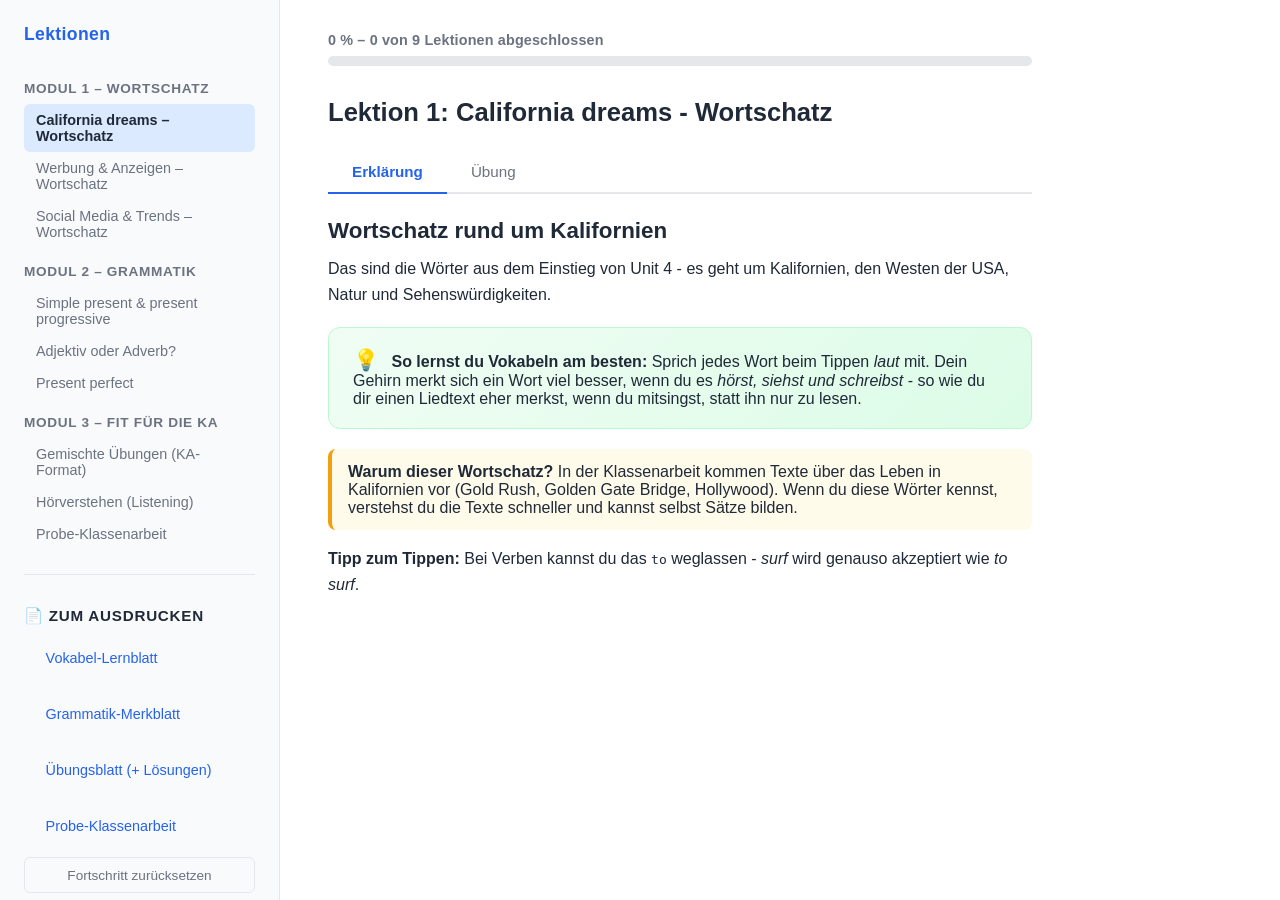
<file: index.html>
<!DOCTYPE html>
<html lang="de">
<head>
  <meta charset="UTF-8">
  <meta name="viewport" content="width=device-width, initial-scale=1.0">
  <title>Englisch Klassenarbeit 4 – Lernprogramm (Unit 4: California dreams)</title>
  <link rel="stylesheet" href="css/style.css?v=1">
</head>
<body>
  <button class="menu-toggle" id="menu-toggle">&#9776;</button>
  <aside id="sidebar">
    <h2>Lektionen</h2>
    <div id="module-vocab">
      <h3>Modul 1 – Wortschatz</h3>
      <ul id="lesson-list-vocab"></ul>
    </div>
    <div id="module-grammar">
      <h3>Modul 2 – Grammatik</h3>
      <ul id="lesson-list-grammar"></ul>
    </div>
    <div id="module-training">
      <h3>Modul 3 – Fit für die KA</h3>
      <ul id="lesson-list-training"></ul>
    </div>
    <div id="pdf-paket">
      <h3>📄 Zum Ausdrucken</h3>
      <ul class="pdf-links">
        <li><a href="pdf/vokabel-lernblatt.pdf" target="_blank" rel="noopener">Vokabel-Lernblatt</a></li>
        <li><a href="pdf/grammatik-merkblatt.pdf" target="_blank" rel="noopener">Grammatik-Merkblatt</a></li>
        <li><a href="pdf/uebungsblatt.pdf" target="_blank" rel="noopener">Übungsblatt (+ Lösungen)</a></li>
        <li><a href="pdf/probe-klassenarbeit.pdf" target="_blank" rel="noopener">Probe-Klassenarbeit</a></li>
      </ul>
    </div>
    <button id="reset-progress">Fortschritt zurücksetzen</button>
  </aside>
  <main id="content">
    <div id="progress-section">
      <div id="progress-label">0 % – 0 von 0 Lektionen abgeschlossen</div>
      <div id="progress-bar-container">
        <div id="progress-bar"></div>
      </div>
    </div>
    <div id="review-due"></div>
    <div id="lesson-container"></div>
  </main>
  <script src="js/progress.js?v=1"></script>
  <script src="js/exercises.js?v=1"></script>
  <script src="js/renderer.js?v=1"></script>
  <script src="js/lessons-vocab.js?v=1"></script>
  <script src="js/lessons-grammar.js?v=1"></script>
  <script src="js/lessons-training.js?v=1"></script>
  <script src="js/app.js?v=1"></script>
</body>
</html>
</file>
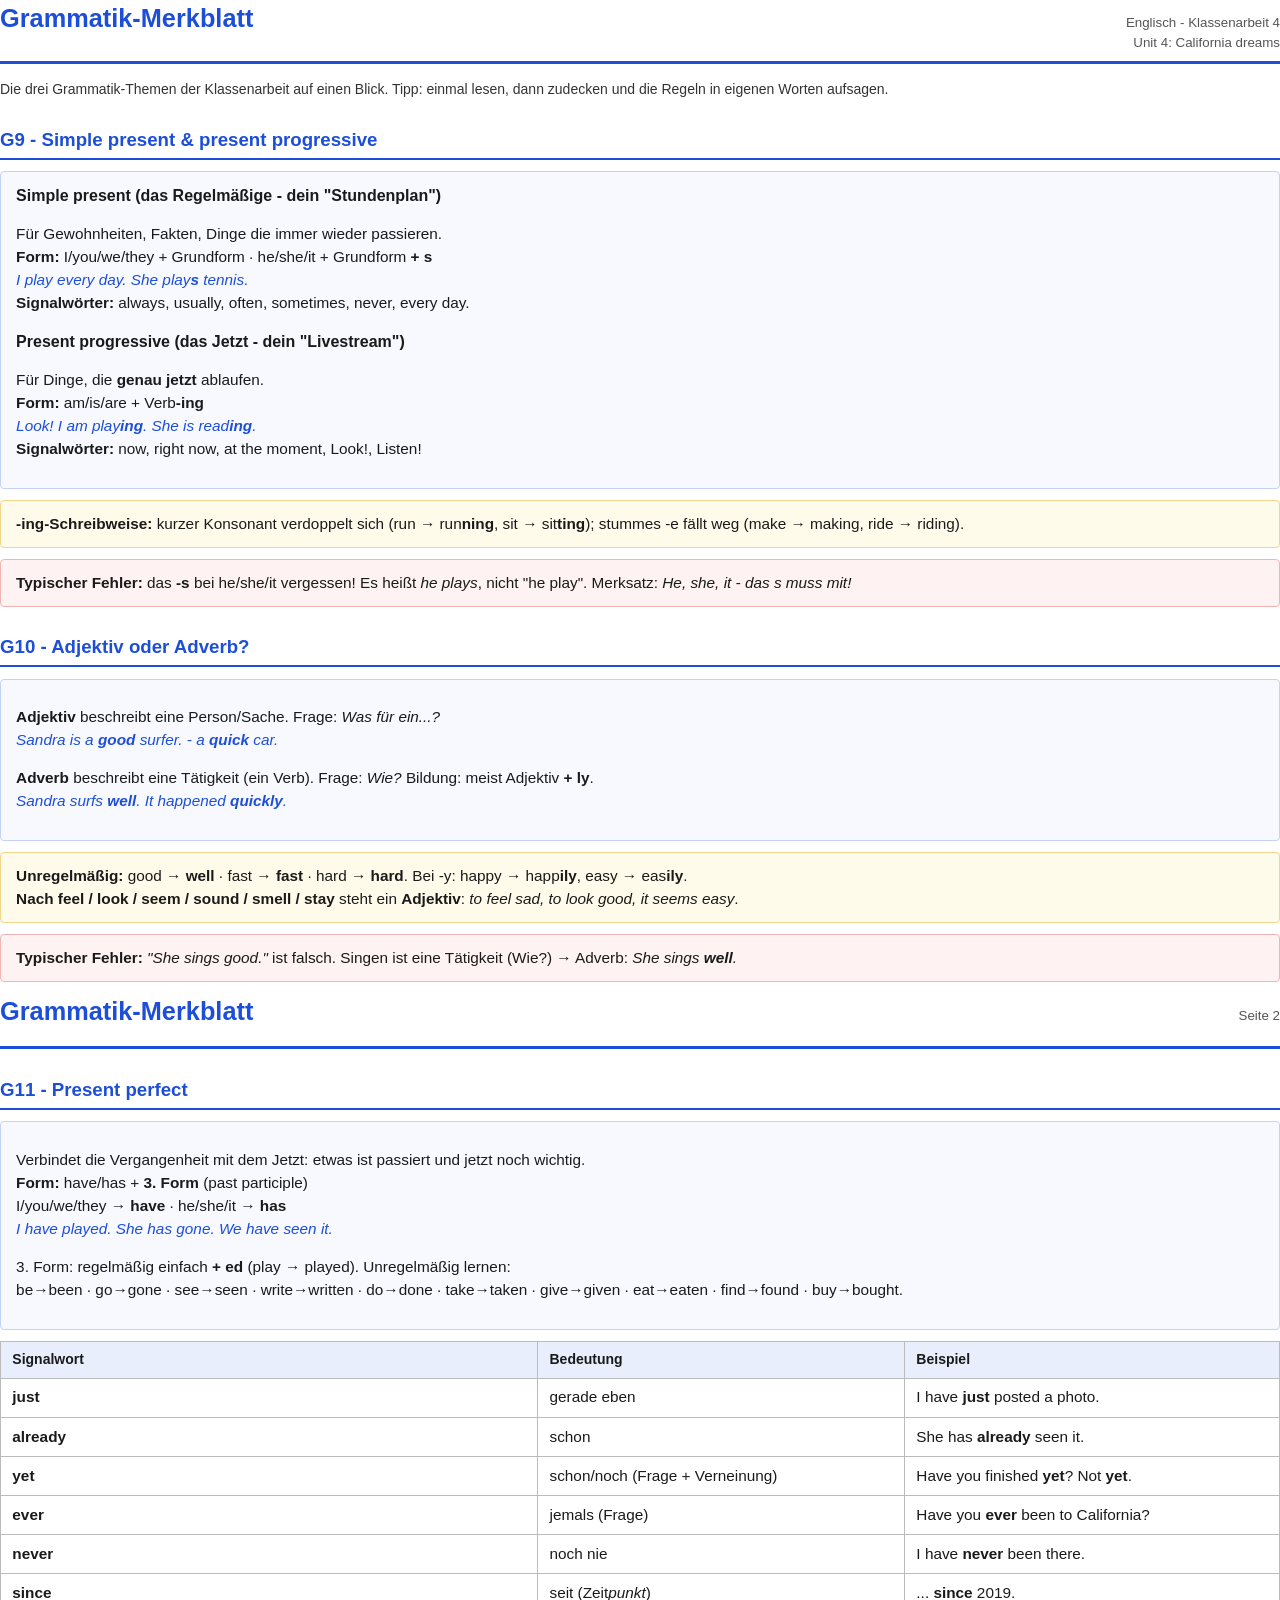
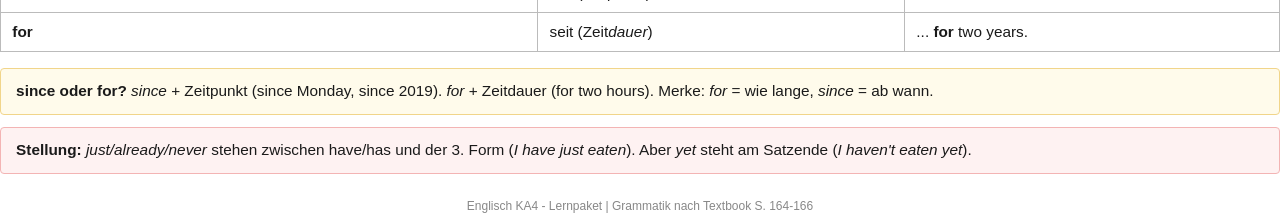
<file: pdf/grammatik-merkblatt.html>
<!DOCTYPE html>
<html lang="de">
<head>
<meta charset="UTF-8">
<title>Grammatik-Merkblatt - Unit 4</title>
<link rel="stylesheet" href="print.css">
</head>
<body>

<div class="kopf">
  <h1>Grammatik-Merkblatt</h1>
  <div class="meta">Englisch - Klassenarbeit 4<br>Unit 4: California dreams</div>
</div>
<p class="intro">Die drei Grammatik-Themen der Klassenarbeit auf einen Blick. Tipp: einmal lesen,
dann zudecken und die Regeln in eigenen Worten aufsagen.</p>

<h2>G9 - Simple present &amp; present progressive</h2>
<div class="box box-rule">
  <h3>Simple present (das Regelmäßige - dein "Stundenplan")</h3>
  <p>Für Gewohnheiten, Fakten, Dinge die immer wieder passieren.<br>
  <strong>Form:</strong> I/you/we/they + Grundform &middot; he/she/it + Grundform <strong>+ s</strong><br>
  <span class="beispiel">I play every day. She play<strong>s</strong> tennis.</span><br>
  <span class="signal">Signalwörter:</span> always, usually, often, sometimes, never, every day.</p>

  <h3>Present progressive (das Jetzt - dein "Livestream")</h3>
  <p>Für Dinge, die <strong>genau jetzt</strong> ablaufen.<br>
  <strong>Form:</strong> am/is/are + Verb<strong>-ing</strong><br>
  <span class="beispiel">Look! I am play<strong>ing</strong>. She is read<strong>ing</strong>.</span><br>
  <span class="signal">Signalwörter:</span> now, right now, at the moment, Look!, Listen!</p>
</div>
<div class="box box-tip">
  <strong>-ing-Schreibweise:</strong> kurzer Konsonant verdoppelt sich (run &rarr; run<strong>ning</strong>, sit &rarr; sit<strong>ting</strong>);
  stummes -e fällt weg (make &rarr; making, ride &rarr; riding).
</div>
<div class="box box-warn">
  <strong>Typischer Fehler:</strong> das <strong>-s</strong> bei he/she/it vergessen! Es heißt <em>he plays</em>, nicht "he play".
  Merksatz: <em>He, she, it - das s muss mit!</em>
</div>

<h2>G10 - Adjektiv oder Adverb?</h2>
<div class="box box-rule">
  <p><strong>Adjektiv</strong> beschreibt eine Person/Sache. Frage: <em>Was für ein...?</em><br>
  <span class="beispiel">Sandra is a <strong>good</strong> surfer. - a <strong>quick</strong> car.</span></p>
  <p><strong>Adverb</strong> beschreibt eine Tätigkeit (ein Verb). Frage: <em>Wie?</em>
  Bildung: meist Adjektiv <strong>+ ly</strong>.<br>
  <span class="beispiel">Sandra surfs <strong>well</strong>. It happened <strong>quickly</strong>.</span></p>
</div>
<div class="box box-tip">
  <strong>Unregelmäßig:</strong> good &rarr; <strong>well</strong> &middot; fast &rarr; <strong>fast</strong> &middot; hard &rarr; <strong>hard</strong>.
  Bei -y: happy &rarr; happ<strong>ily</strong>, easy &rarr; eas<strong>ily</strong>.<br>
  <strong>Nach feel / look / seem / sound / smell / stay</strong> steht ein <strong>Adjektiv</strong>:
  <em>to feel sad, to look good, it seems easy</em>.
</div>
<div class="box box-warn">
  <strong>Typischer Fehler:</strong> <em>"She sings good."</em> ist falsch. Singen ist eine Tätigkeit (Wie?) &rarr;
  Adverb: <em>She sings <strong>well</strong>.</em>
</div>

<div class="seitenumbruch"></div>
<div class="kopf">
  <h1>Grammatik-Merkblatt</h1>
  <div class="meta">Seite 2</div>
</div>

<h2>G11 - Present perfect</h2>
<div class="box box-rule">
  <p>Verbindet die Vergangenheit mit dem Jetzt: etwas ist passiert und jetzt noch wichtig.<br>
  <strong>Form:</strong> have/has + <strong>3. Form</strong> (past participle)<br>
  I/you/we/they &rarr; <strong>have</strong> &middot; he/she/it &rarr; <strong>has</strong><br>
  <span class="beispiel">I have played. She has gone. We have seen it.</span></p>
  <p>3. Form: regelmäßig einfach <strong>+ ed</strong> (play &rarr; played). Unregelmäßig lernen:<br>
  be&rarr;been &middot; go&rarr;gone &middot; see&rarr;seen &middot; write&rarr;written &middot; do&rarr;done &middot; take&rarr;taken &middot;
  give&rarr;given &middot; eat&rarr;eaten &middot; find&rarr;found &middot; buy&rarr;bought.</p>
</div>
<table>
  <tr><th>Signalwort</th><th>Bedeutung</th><th>Beispiel</th></tr>
  <tr><td class="en">just</td><td>gerade eben</td><td>I have <strong>just</strong> posted a photo.</td></tr>
  <tr><td class="en">already</td><td>schon</td><td>She has <strong>already</strong> seen it.</td></tr>
  <tr><td class="en">yet</td><td>schon/noch (Frage + Verneinung)</td><td>Have you finished <strong>yet</strong>? Not <strong>yet</strong>.</td></tr>
  <tr><td class="en">ever</td><td>jemals (Frage)</td><td>Have you <strong>ever</strong> been to California?</td></tr>
  <tr><td class="en">never</td><td>noch nie</td><td>I have <strong>never</strong> been there.</td></tr>
  <tr><td class="en">since</td><td>seit (Zeit<em>punkt</em>)</td><td>... <strong>since</strong> 2019.</td></tr>
  <tr><td class="en">for</td><td>seit (Zeit<em>dauer</em>)</td><td>... <strong>for</strong> two years.</td></tr>
</table>
<div class="box box-tip">
  <strong>since oder for?</strong> <em>since</em> + Zeitpunkt (since Monday, since 2019). <em>for</em> + Zeitdauer (for two hours).
  Merke: <em>for</em> = wie lange, <em>since</em> = ab wann.
</div>
<div class="box box-warn">
  <strong>Stellung:</strong> <em>just/already/never</em> stehen zwischen have/has und der 3. Form
  (<em>I have just eaten</em>). Aber <em>yet</em> steht am Satzende (<em>I haven't eaten yet</em>).
</div>

<div class="fuss">Englisch KA4 - Lernpaket | Grammatik nach Textbook S. 164-166</div>

</body>
</html>
</file>
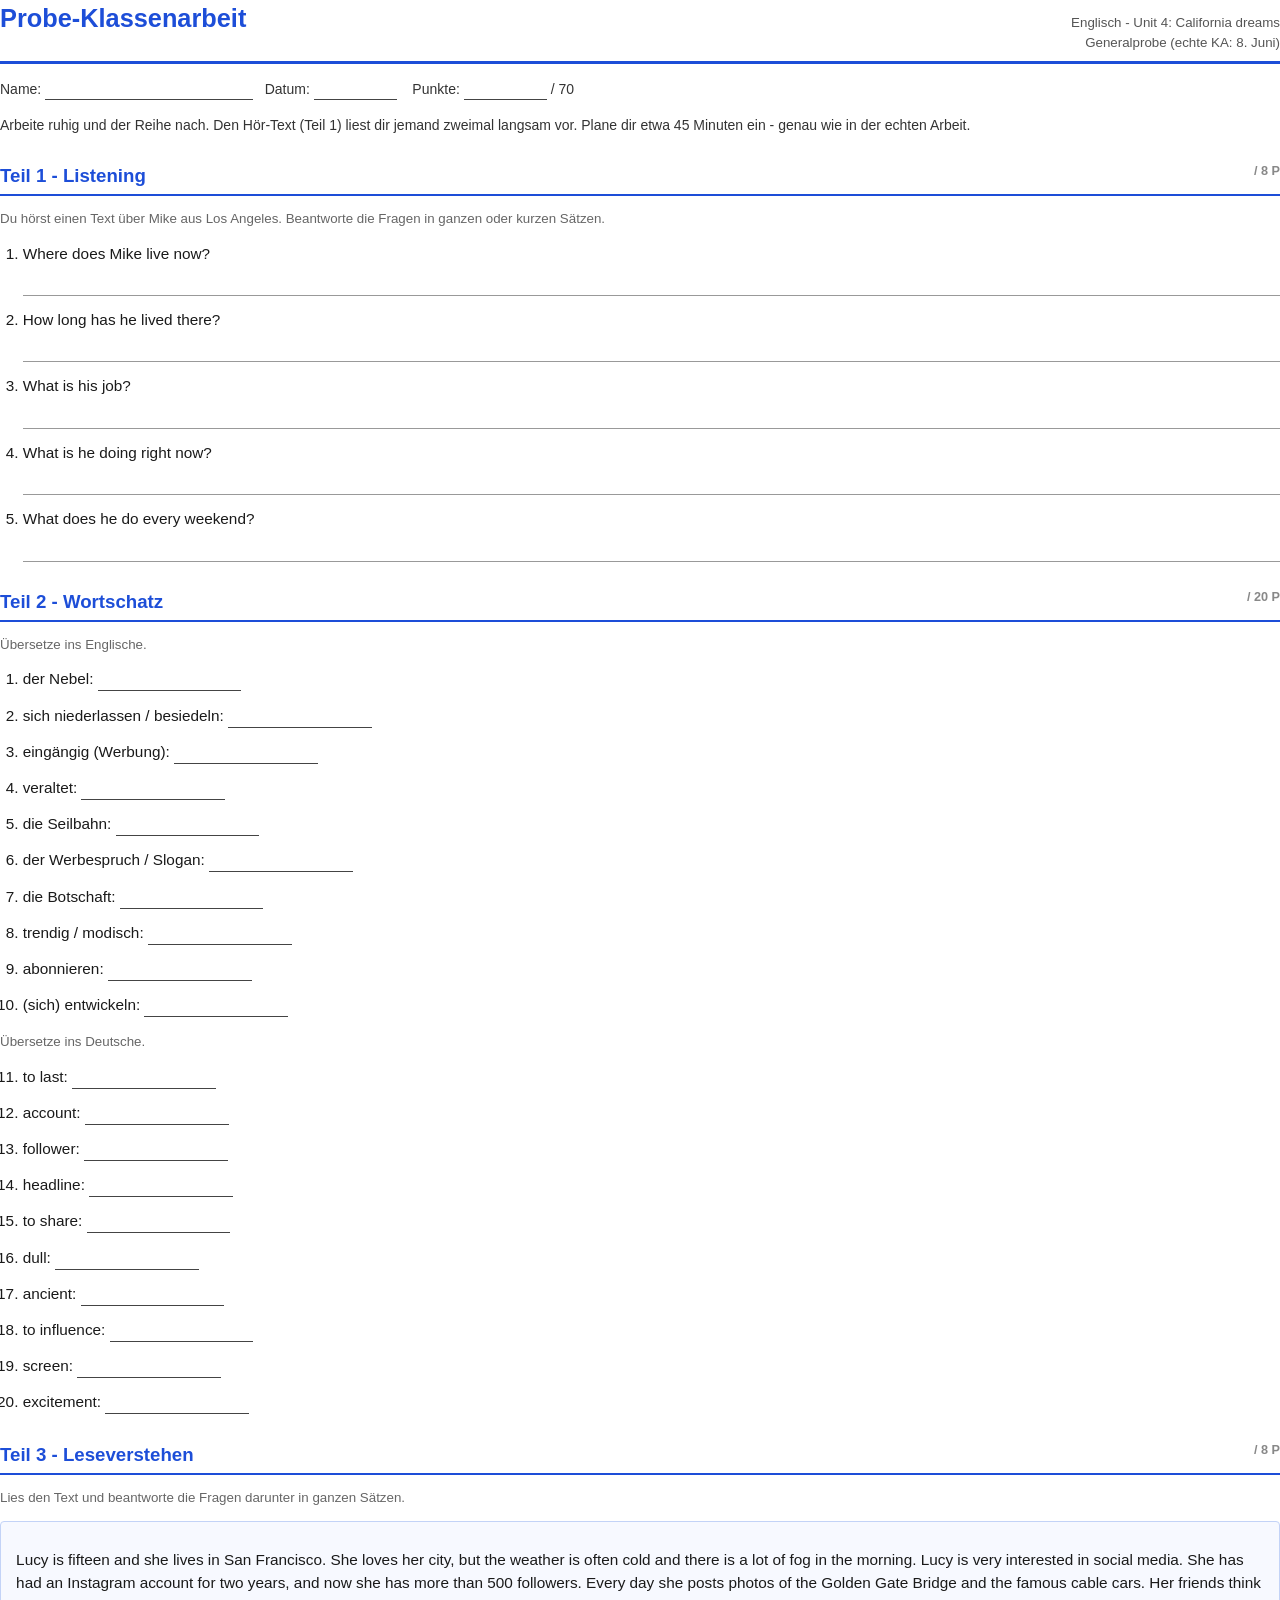
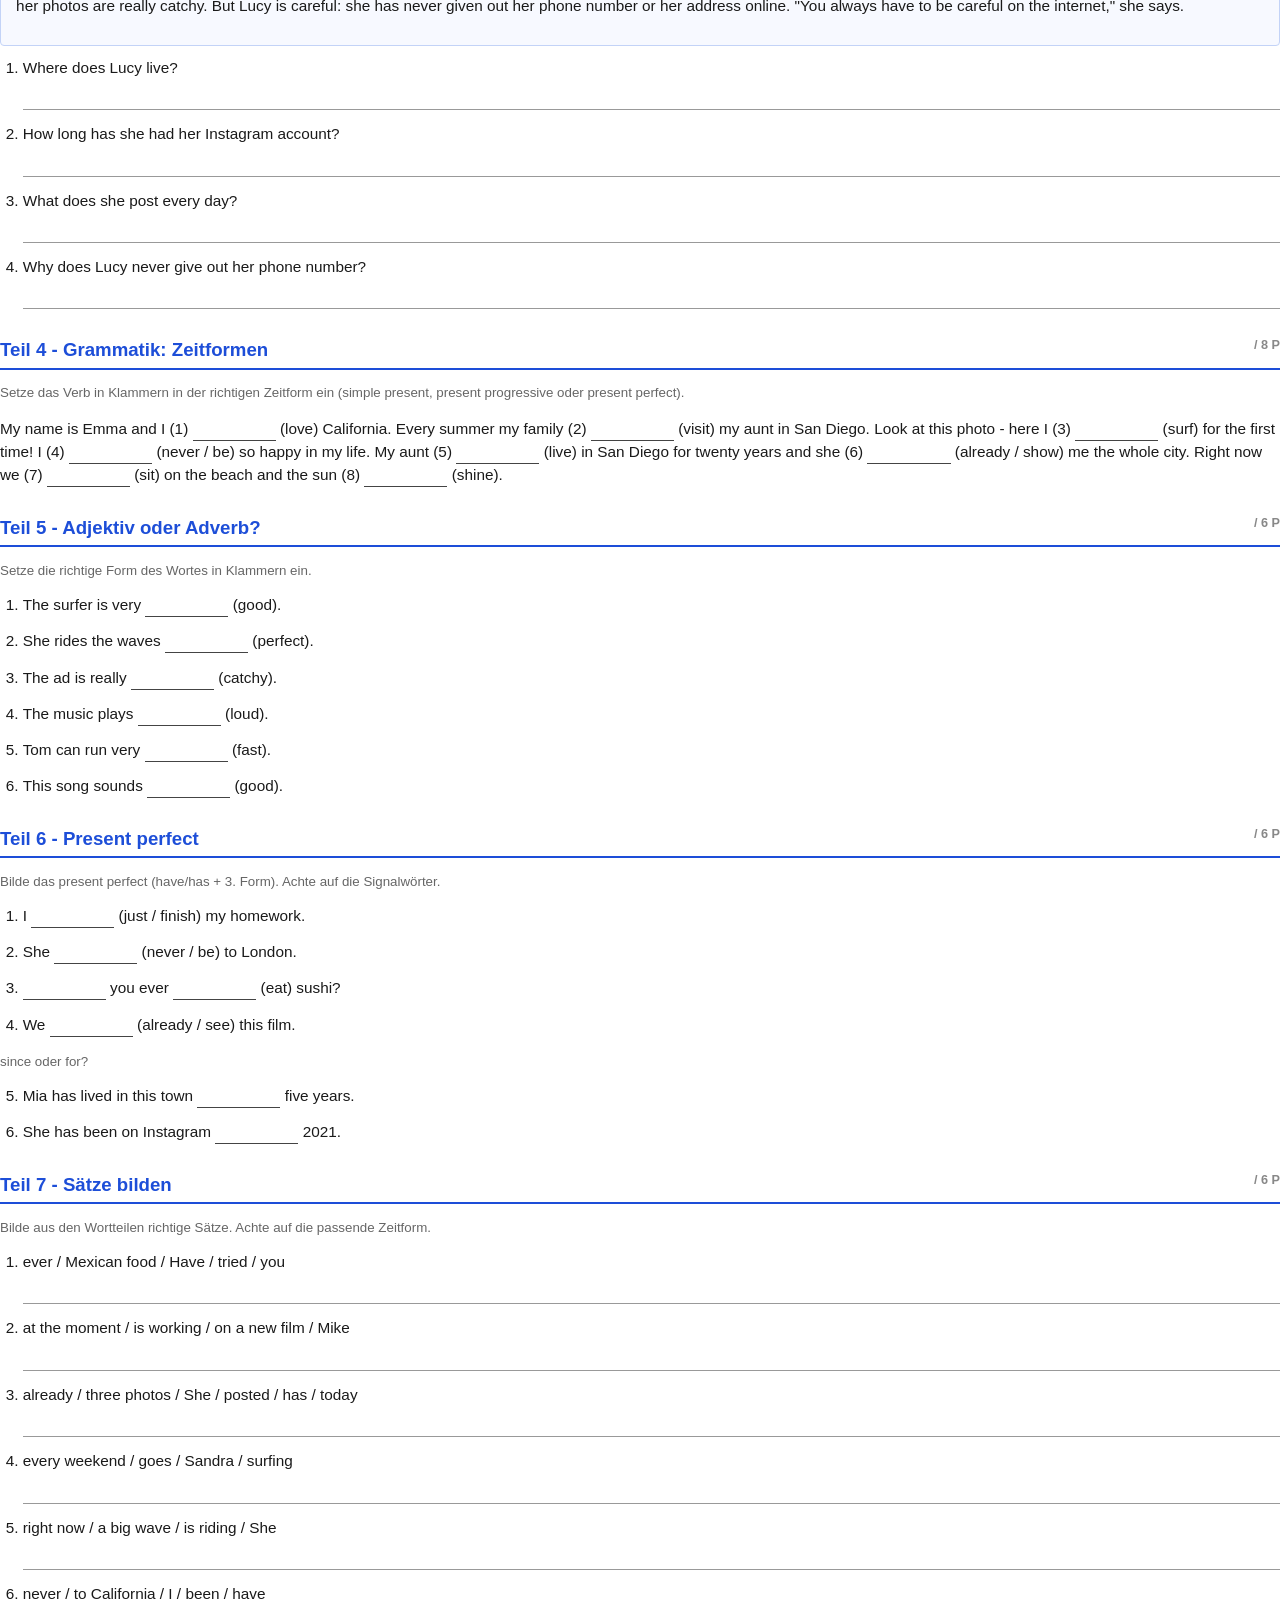
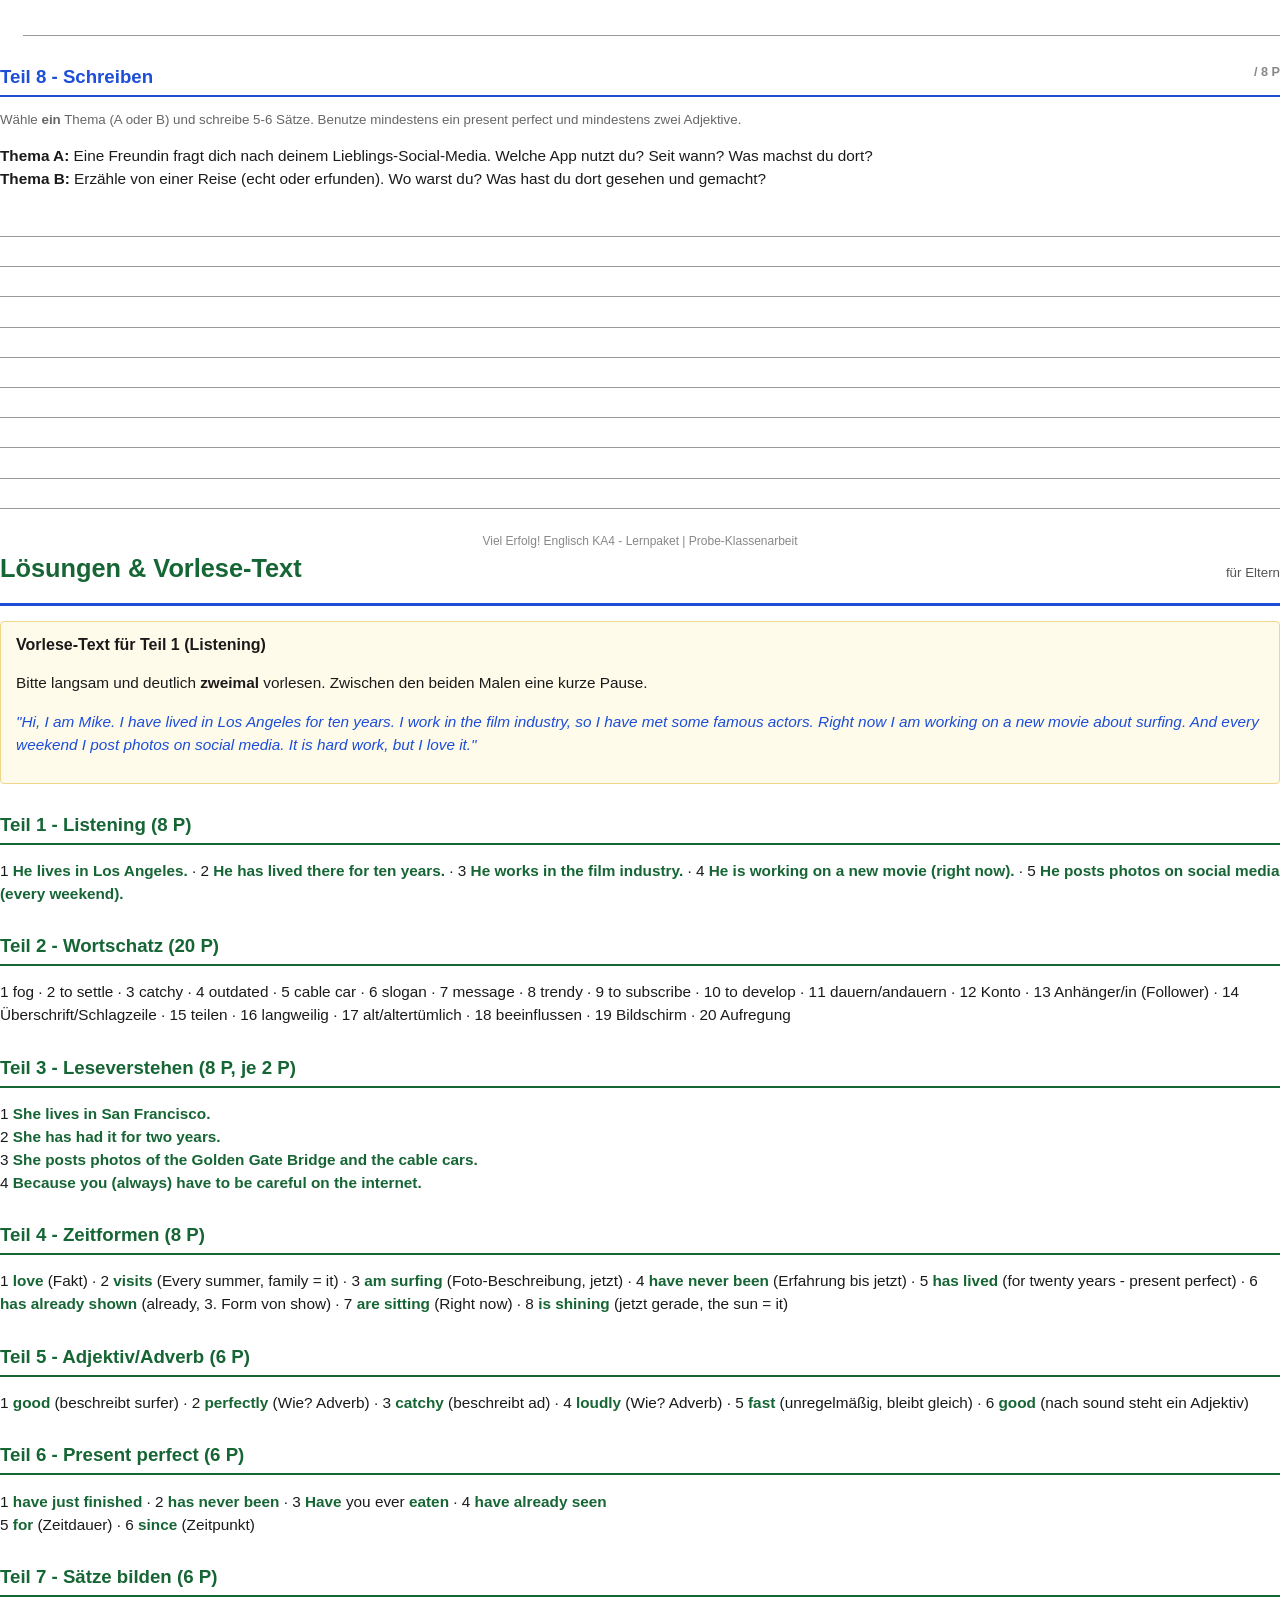
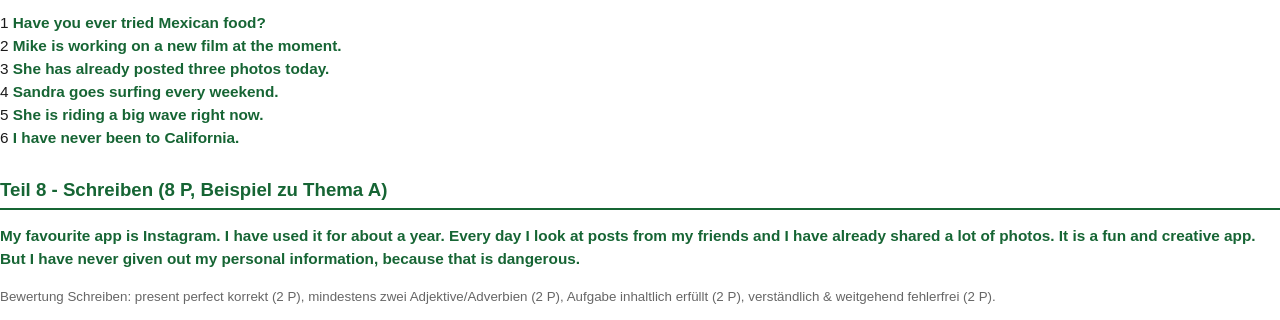
<file: pdf/probe-klassenarbeit.html>
<!DOCTYPE html>
<html lang="de">
<head>
<meta charset="UTF-8">
<title>Probe-Klassenarbeit - Unit 4</title>
<link rel="stylesheet" href="print.css">
<style>
  /* Einzelne Aufgaben/Bloecke bleiben zusammen; Teile duerfen ueber den Seitenrand
     fliessen, damit sich die Seiten gut fuellen und nichts zerrissen wird. */
  ol.aufgaben > li { page-break-inside: avoid; }
  .box { page-break-inside: avoid; }
  .schreibfeld { page-break-inside: avoid; }
  .lueckentext { page-break-inside: avoid; }
  h2 { page-break-after: avoid; }
</style>
</head>
<body>

<div class="kopf">
  <h1>Probe-Klassenarbeit</h1>
  <div class="meta">Englisch - Unit 4: California dreams<br>Generalprobe (echte KA: 8. Juni)</div>
</div>
<div class="name-zeile">Name: <span class="luecke luecke-lang"></span>&nbsp;&nbsp; Datum: <span class="luecke luecke-kurz"></span>
&nbsp;&nbsp; Punkte: <span class="luecke luecke-kurz"></span> / 70</div>
<p class="intro">Arbeite ruhig und der Reihe nach. Den Hör-Text (Teil 1) liest dir jemand zweimal langsam vor.
Plane dir etwa 45 Minuten ein - genau wie in der echten Arbeit.</p>

<section class="teil">
<h2>Teil 1 - Listening <span class="punkte">/ 8 P</span></h2>
<p class="hinweis">Du hörst einen Text über Mike aus Los Angeles. Beantworte die Fragen in ganzen oder kurzen Sätzen.</p>
<ol class="aufgaben">
  <li>Where does Mike live now?<div class="schreiblinie"></div></li>
  <li>How long has he lived there?<div class="schreiblinie"></div></li>
  <li>What is his job?<div class="schreiblinie"></div></li>
  <li>What is he doing right now?<div class="schreiblinie"></div></li>
  <li>What does he do every weekend?<div class="schreiblinie"></div></li>
</ol>
</section>

<section class="teil">
<h2>Teil 2 - Wortschatz <span class="punkte">/ 20 P</span></h2>
<p class="hinweis">Übersetze ins Englische.</p>
<ol class="aufgaben">
  <li>der Nebel: <span class="luecke"></span></li>
  <li>sich niederlassen / besiedeln: <span class="luecke"></span></li>
  <li>eingängig (Werbung): <span class="luecke"></span></li>
  <li>veraltet: <span class="luecke"></span></li>
  <li>die Seilbahn: <span class="luecke"></span></li>
  <li>der Werbespruch / Slogan: <span class="luecke"></span></li>
  <li>die Botschaft: <span class="luecke"></span></li>
  <li>trendig / modisch: <span class="luecke"></span></li>
  <li>abonnieren: <span class="luecke"></span></li>
  <li>(sich) entwickeln: <span class="luecke"></span></li>
</ol>
<p class="hinweis">Übersetze ins Deutsche.</p>
<ol class="aufgaben" start="11">
  <li>to last: <span class="luecke"></span></li>
  <li>account: <span class="luecke"></span></li>
  <li>follower: <span class="luecke"></span></li>
  <li>headline: <span class="luecke"></span></li>
  <li>to share: <span class="luecke"></span></li>
  <li>dull: <span class="luecke"></span></li>
  <li>ancient: <span class="luecke"></span></li>
  <li>to influence: <span class="luecke"></span></li>
  <li>screen: <span class="luecke"></span></li>
  <li>excitement: <span class="luecke"></span></li>
</ol>
</section>

<section class="teil">
<h2>Teil 3 - Leseverstehen <span class="punkte">/ 8 P</span></h2>
<p class="hinweis">Lies den Text und beantworte die Fragen darunter in ganzen Sätzen.</p>
<div class="box box-rule">
  <p>Lucy is fifteen and she lives in San Francisco. She loves her city, but the weather is often cold
  and there is a lot of fog in the morning. Lucy is very interested in social media. She has had an
  Instagram account for two years, and now she has more than 500 followers. Every day she posts photos
  of the Golden Gate Bridge and the famous cable cars. Her friends think her photos are really catchy.
  But Lucy is careful: she has never given out her phone number or her address online. "You always have
  to be careful on the internet," she says.</p>
</div>
<ol class="aufgaben">
  <li>Where does Lucy live?<div class="schreiblinie"></div></li>
  <li>How long has she had her Instagram account?<div class="schreiblinie"></div></li>
  <li>What does she post every day?<div class="schreiblinie"></div></li>
  <li>Why does Lucy never give out her phone number?<div class="schreiblinie"></div></li>
</ol>
</section>

<section class="teil">
<h2>Teil 4 - Grammatik: Zeitformen <span class="punkte">/ 8 P</span></h2>
<p class="hinweis">Setze das Verb in Klammern in der richtigen Zeitform ein (simple present, present progressive oder present perfect).</p>
<p class="lueckentext">My name is Emma and I (1) <span class="luecke luecke-kurz"></span> (love) California. Every summer my
family (2) <span class="luecke luecke-kurz"></span> (visit) my aunt in San Diego. Look at this photo - here I
(3) <span class="luecke luecke-kurz"></span> (surf) for the first time! I (4) <span class="luecke luecke-kurz"></span>
(never / be) so happy in my life. My aunt (5) <span class="luecke luecke-kurz"></span> (live) in San Diego for
twenty years and she (6) <span class="luecke luecke-kurz"></span> (already / show) me the whole city. Right now we
(7) <span class="luecke luecke-kurz"></span> (sit) on the beach and the sun (8) <span class="luecke luecke-kurz"></span> (shine).</p>
</section>

<section class="teil">
<h2>Teil 5 - Adjektiv oder Adverb? <span class="punkte">/ 6 P</span></h2>
<p class="hinweis">Setze die richtige Form des Wortes in Klammern ein.</p>
<ol class="aufgaben">
  <li>The surfer is very <span class="luecke luecke-kurz"></span> (good).</li>
  <li>She rides the waves <span class="luecke luecke-kurz"></span> (perfect).</li>
  <li>The ad is really <span class="luecke luecke-kurz"></span> (catchy).</li>
  <li>The music plays <span class="luecke luecke-kurz"></span> (loud).</li>
  <li>Tom can run very <span class="luecke luecke-kurz"></span> (fast).</li>
  <li>This song sounds <span class="luecke luecke-kurz"></span> (good).</li>
</ol>
</section>

<section class="teil">
<h2>Teil 6 - Present perfect <span class="punkte">/ 6 P</span></h2>
<p class="hinweis">Bilde das present perfect (have/has + 3. Form). Achte auf die Signalwörter.</p>
<ol class="aufgaben">
  <li>I <span class="luecke luecke-kurz"></span> (just / finish) my homework.</li>
  <li>She <span class="luecke luecke-kurz"></span> (never / be) to London.</li>
  <li><span class="luecke luecke-kurz"></span> you ever <span class="luecke luecke-kurz"></span> (eat) sushi?</li>
  <li>We <span class="luecke luecke-kurz"></span> (already / see) this film.</li>
</ol>
<p class="hinweis">since oder for?</p>
<ol class="aufgaben" start="5">
  <li>Mia has lived in this town <span class="luecke luecke-kurz"></span> five years.</li>
  <li>She has been on Instagram <span class="luecke luecke-kurz"></span> 2021.</li>
</ol>
</section>

<section class="teil">
<h2>Teil 7 - Sätze bilden <span class="punkte">/ 6 P</span></h2>
<p class="hinweis">Bilde aus den Wortteilen richtige Sätze. Achte auf die passende Zeitform.</p>
<ol class="aufgaben">
  <li>ever / Mexican food / Have / tried / you<div class="schreiblinie"></div></li>
  <li>at the moment / is working / on a new film / Mike<div class="schreiblinie"></div></li>
  <li>already / three photos / She / posted / has / today<div class="schreiblinie"></div></li>
  <li>every weekend / goes / Sandra / surfing<div class="schreiblinie"></div></li>
  <li>right now / a big wave / is riding / She<div class="schreiblinie"></div></li>
  <li>never / to California / I / been / have<div class="schreiblinie"></div></li>
</ol>
</section>

<section class="teil">
<h2>Teil 8 - Schreiben <span class="punkte">/ 8 P</span></h2>
<p class="hinweis">Wähle <strong>ein</strong> Thema (A oder B) und schreibe 5-6 Sätze. Benutze mindestens ein
present perfect und mindestens zwei Adjektive.</p>
<p><strong>Thema A:</strong> Eine Freundin fragt dich nach deinem Lieblings-Social-Media. Welche App nutzt du?
Seit wann? Was machst du dort?<br>
<strong>Thema B:</strong> Erzähle von einer Reise (echt oder erfunden). Wo warst du? Was hast du dort gesehen
und gemacht?</p>
<div class="schreibfeld">
  <div class="schreiblinie"></div><div class="schreiblinie"></div><div class="schreiblinie"></div>
  <div class="schreiblinie"></div><div class="schreiblinie"></div><div class="schreiblinie"></div>
  <div class="schreiblinie"></div><div class="schreiblinie"></div><div class="schreiblinie"></div>
  <div class="schreiblinie"></div>
</div>
</section>

<div class="fuss">Viel Erfolg! Englisch KA4 - Lernpaket | Probe-Klassenarbeit</div>

<!-- ===================== LOESUNGEN + VORLESETEXT ===================== -->
<div class="loesungen-seite">
<div class="kopf"><h1>Lösungen &amp; Vorlese-Text</h1><div class="meta">für Eltern</div></div>

<div class="box box-tip">
  <h3>Vorlese-Text für Teil 1 (Listening)</h3>
  <p>Bitte langsam und deutlich <strong>zweimal</strong> vorlesen. Zwischen den beiden Malen eine kurze Pause.</p>
  <p class="beispiel">"Hi, I am Mike. I have lived in Los Angeles for ten years. I work in the film
  industry, so I have met some famous actors. Right now I am working on a new movie about surfing. And
  every weekend I post photos on social media. It is hard work, but I love it."</p>
</div>

<section class="teil">
<h2>Teil 1 - Listening (8 P)</h2>
<p>1 <span class="loesung">He lives in Los Angeles.</span> &middot;
2 <span class="loesung">He has lived there for ten years.</span> &middot;
3 <span class="loesung">He works in the film industry.</span> &middot;
4 <span class="loesung">He is working on a new movie (right now).</span> &middot;
5 <span class="loesung">He posts photos on social media (every weekend).</span></p>
</section>

<section class="teil">
<h2>Teil 2 - Wortschatz (20 P)</h2>
<p>1 fog &middot; 2 to settle &middot; 3 catchy &middot; 4 outdated &middot; 5 cable car &middot;
6 slogan &middot; 7 message &middot; 8 trendy &middot; 9 to subscribe &middot; 10 to develop &middot;
11 dauern/andauern &middot; 12 Konto &middot; 13 Anhänger/in (Follower) &middot; 14 Überschrift/Schlagzeile &middot;
15 teilen &middot; 16 langweilig &middot; 17 alt/altertümlich &middot; 18 beeinflussen &middot; 19 Bildschirm &middot;
20 Aufregung</p>
</section>

<section class="teil">
<h2>Teil 3 - Leseverstehen (8 P, je 2 P)</h2>
<p>1 <span class="loesung">She lives in San Francisco.</span><br>
2 <span class="loesung">She has had it for two years.</span><br>
3 <span class="loesung">She posts photos of the Golden Gate Bridge and the cable cars.</span><br>
4 <span class="loesung">Because you (always) have to be careful on the internet.</span></p>
</section>

<section class="teil">
<h2>Teil 4 - Zeitformen (8 P)</h2>
<p>1 <span class="loesung">love</span> (Fakt) &middot;
2 <span class="loesung">visits</span> (Every summer, family = it) &middot;
3 <span class="loesung">am surfing</span> (Foto-Beschreibung, jetzt) &middot;
4 <span class="loesung">have never been</span> (Erfahrung bis jetzt) &middot;
5 <span class="loesung">has lived</span> (for twenty years - present perfect) &middot;
6 <span class="loesung">has already shown</span> (already, 3. Form von show) &middot;
7 <span class="loesung">are sitting</span> (Right now) &middot;
8 <span class="loesung">is shining</span> (jetzt gerade, the sun = it)</p>
</section>

<section class="teil">
<h2>Teil 5 - Adjektiv/Adverb (6 P)</h2>
<p>1 <span class="loesung">good</span> (beschreibt surfer) &middot;
2 <span class="loesung">perfectly</span> (Wie? Adverb) &middot;
3 <span class="loesung">catchy</span> (beschreibt ad) &middot;
4 <span class="loesung">loudly</span> (Wie? Adverb) &middot;
5 <span class="loesung">fast</span> (unregelmäßig, bleibt gleich) &middot;
6 <span class="loesung">good</span> (nach sound steht ein Adjektiv)</p>
</section>

<section class="teil">
<h2>Teil 6 - Present perfect (6 P)</h2>
<p>1 <span class="loesung">have just finished</span> &middot;
2 <span class="loesung">has never been</span> &middot;
3 <span class="loesung">Have</span> you ever <span class="loesung">eaten</span> &middot;
4 <span class="loesung">have already seen</span><br>
5 <span class="loesung">for</span> (Zeitdauer) &middot; 6 <span class="loesung">since</span> (Zeitpunkt)</p>
</section>

<section class="teil">
<h2>Teil 7 - Sätze bilden (6 P)</h2>
<p>1 <span class="loesung">Have you ever tried Mexican food?</span><br>
2 <span class="loesung">Mike is working on a new film at the moment.</span><br>
3 <span class="loesung">She has already posted three photos today.</span><br>
4 <span class="loesung">Sandra goes surfing every weekend.</span><br>
5 <span class="loesung">She is riding a big wave right now.</span><br>
6 <span class="loesung">I have never been to California.</span></p>
</section>

<section class="teil">
<h2>Teil 8 - Schreiben (8 P, Beispiel zu Thema A)</h2>
<p class="loesung">My favourite app is Instagram. I have used it for about a year. Every day I look at
posts from my friends and I have already shared a lot of photos. It is a fun and creative app. But I have
never given out my personal information, because that is dangerous.</p>
<p class="hinweis">Bewertung Schreiben: present perfect korrekt (2 P), mindestens zwei Adjektive/Adverbien (2 P),
Aufgabe inhaltlich erfüllt (2 P), verständlich &amp; weitgehend fehlerfrei (2 P).</p>
</section>

</div>

</body>
</html>
</file>
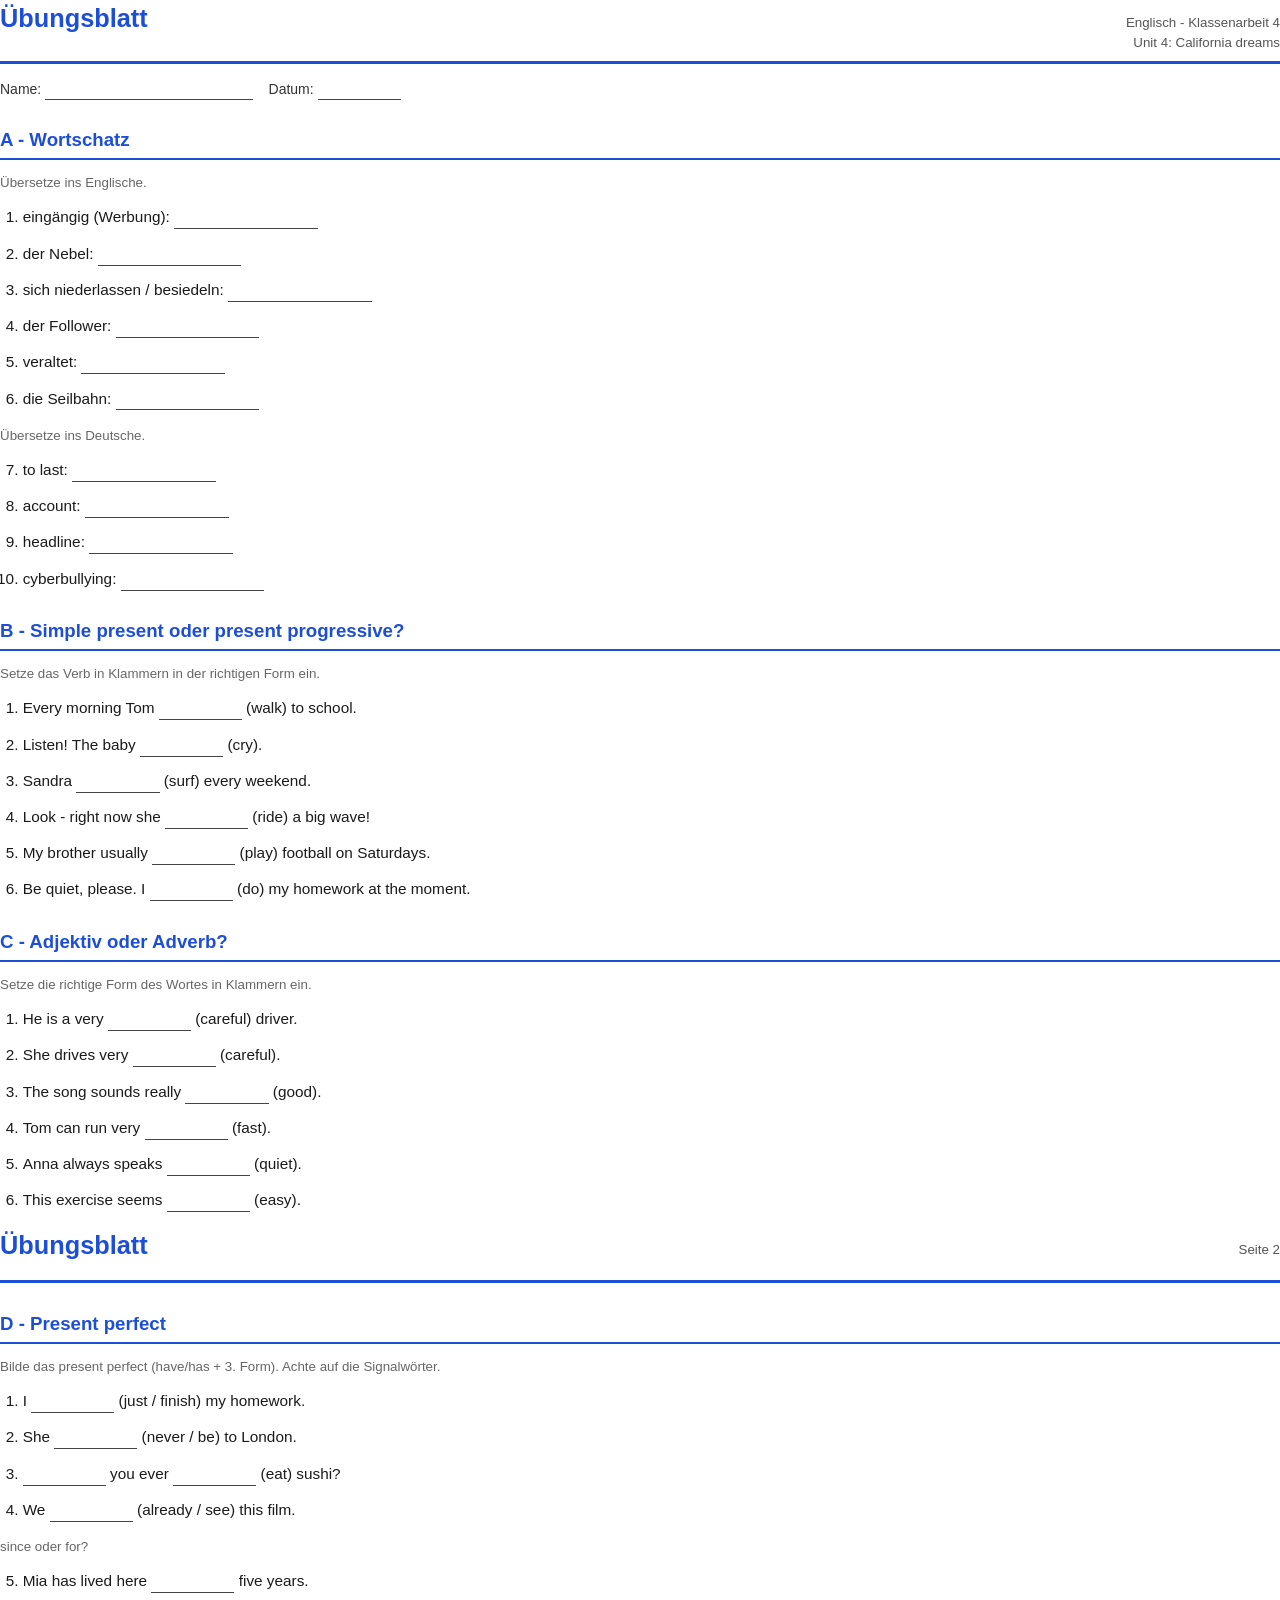
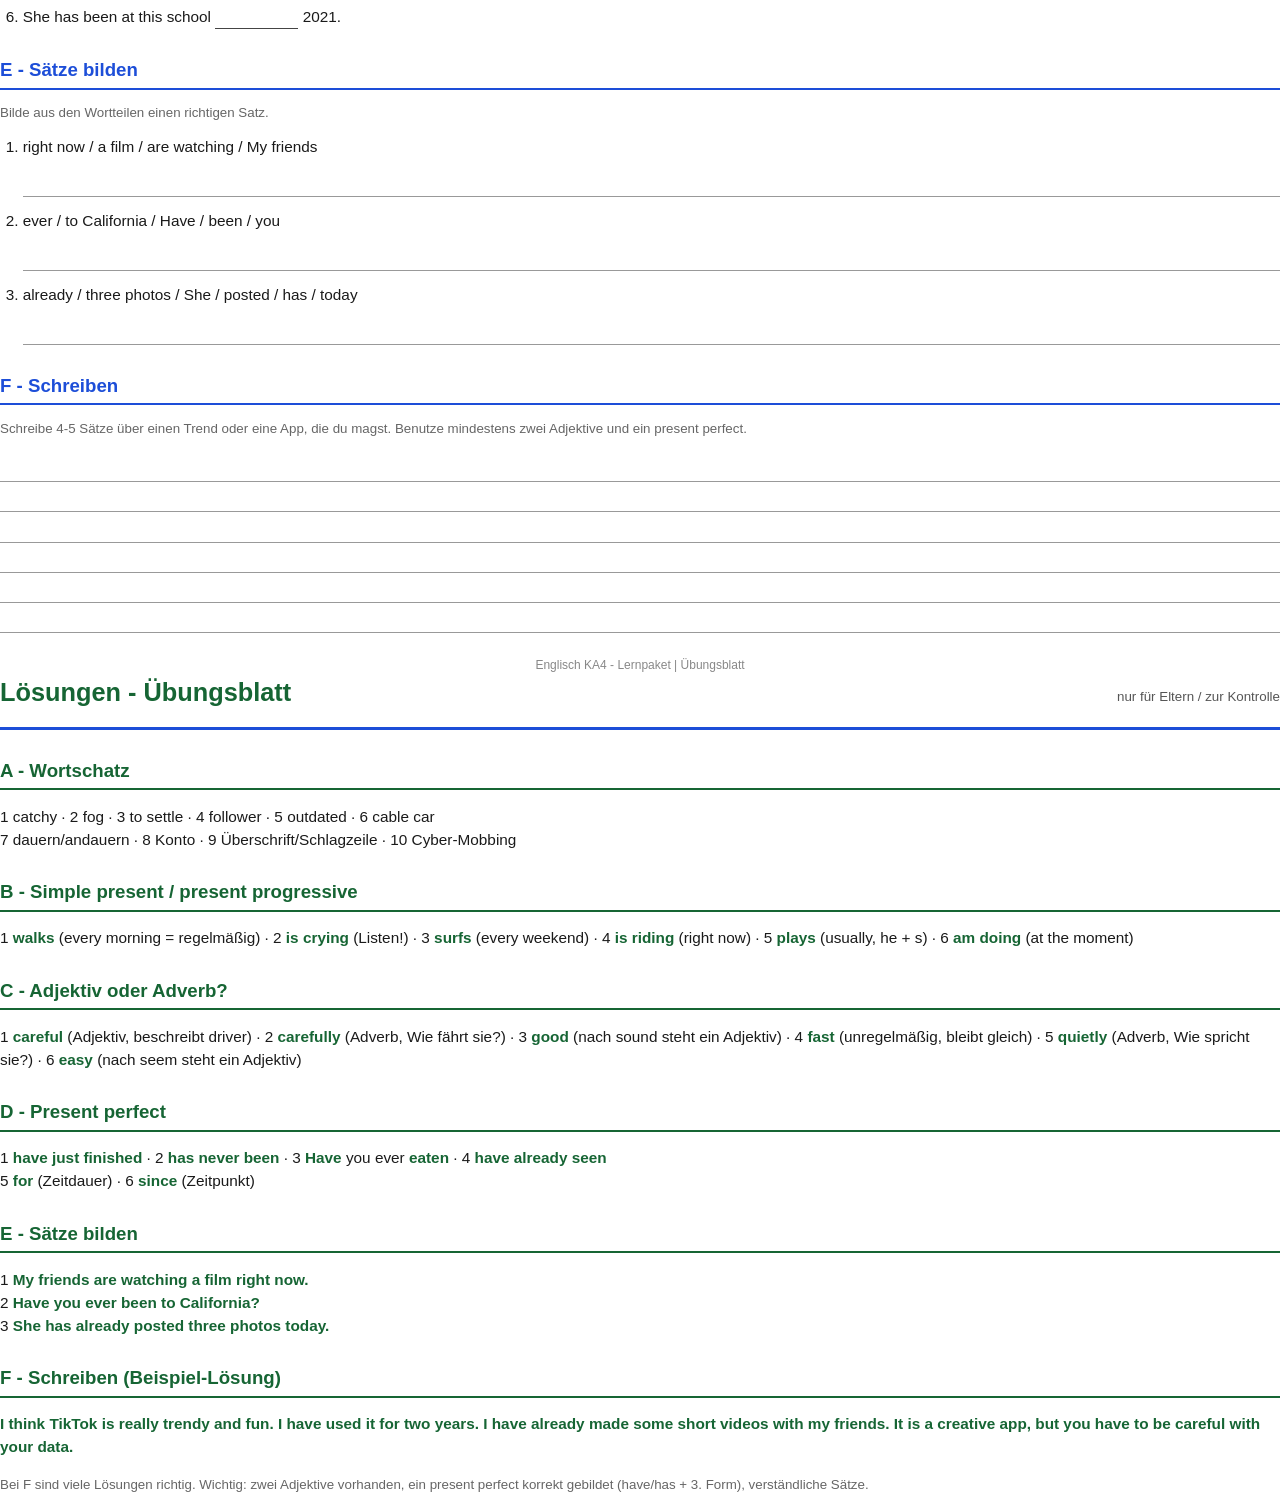
<file: pdf/uebungsblatt.html>
<!DOCTYPE html>
<html lang="de">
<head>
<meta charset="UTF-8">
<title>Übungsblatt - Unit 4</title>
<link rel="stylesheet" href="print.css">
</head>
<body>

<div class="kopf">
  <h1>Übungsblatt</h1>
  <div class="meta">Englisch - Klassenarbeit 4<br>Unit 4: California dreams</div>
</div>
<div class="name-zeile">Name: <span class="luecke luecke-lang"></span>&nbsp;&nbsp;&nbsp; Datum: <span class="luecke luecke-kurz"></span></div>

<h2>A - Wortschatz</h2>
<p class="hinweis">Übersetze ins Englische.</p>
<ol class="aufgaben">
  <li>eingängig (Werbung): <span class="luecke"></span></li>
  <li>der Nebel: <span class="luecke"></span></li>
  <li>sich niederlassen / besiedeln: <span class="luecke"></span></li>
  <li>der Follower: <span class="luecke"></span></li>
  <li>veraltet: <span class="luecke"></span></li>
  <li>die Seilbahn: <span class="luecke"></span></li>
</ol>
<p class="hinweis">Übersetze ins Deutsche.</p>
<ol class="aufgaben" start="7">
  <li>to last: <span class="luecke"></span></li>
  <li>account: <span class="luecke"></span></li>
  <li>headline: <span class="luecke"></span></li>
  <li>cyberbullying: <span class="luecke"></span></li>
</ol>

<h2>B - Simple present oder present progressive?</h2>
<p class="hinweis">Setze das Verb in Klammern in der richtigen Form ein.</p>
<ol class="aufgaben">
  <li>Every morning Tom <span class="luecke luecke-kurz"></span> (walk) to school.</li>
  <li>Listen! The baby <span class="luecke luecke-kurz"></span> (cry).</li>
  <li>Sandra <span class="luecke luecke-kurz"></span> (surf) every weekend.</li>
  <li>Look - right now she <span class="luecke luecke-kurz"></span> (ride) a big wave!</li>
  <li>My brother usually <span class="luecke luecke-kurz"></span> (play) football on Saturdays.</li>
  <li>Be quiet, please. I <span class="luecke luecke-kurz"></span> (do) my homework at the moment.</li>
</ol>

<h2>C - Adjektiv oder Adverb?</h2>
<p class="hinweis">Setze die richtige Form des Wortes in Klammern ein.</p>
<ol class="aufgaben">
  <li>He is a very <span class="luecke luecke-kurz"></span> (careful) driver.</li>
  <li>She drives very <span class="luecke luecke-kurz"></span> (careful).</li>
  <li>The song sounds really <span class="luecke luecke-kurz"></span> (good).</li>
  <li>Tom can run very <span class="luecke luecke-kurz"></span> (fast).</li>
  <li>Anna always speaks <span class="luecke luecke-kurz"></span> (quiet).</li>
  <li>This exercise seems <span class="luecke luecke-kurz"></span> (easy).</li>
</ol>

<div class="seitenumbruch"></div>
<div class="kopf"><h1>Übungsblatt</h1><div class="meta">Seite 2</div></div>

<h2>D - Present perfect</h2>
<p class="hinweis">Bilde das present perfect (have/has + 3. Form). Achte auf die Signalwörter.</p>
<ol class="aufgaben">
  <li>I <span class="luecke luecke-kurz"></span> (just / finish) my homework.</li>
  <li>She <span class="luecke luecke-kurz"></span> (never / be) to London.</li>
  <li><span class="luecke luecke-kurz"></span> you ever <span class="luecke luecke-kurz"></span> (eat) sushi?</li>
  <li>We <span class="luecke luecke-kurz"></span> (already / see) this film.</li>
</ol>
<p class="hinweis">since oder for?</p>
<ol class="aufgaben" start="5">
  <li>Mia has lived here <span class="luecke luecke-kurz"></span> five years.</li>
  <li>She has been at this school <span class="luecke luecke-kurz"></span> 2021.</li>
</ol>

<h2>E - Sätze bilden</h2>
<p class="hinweis">Bilde aus den Wortteilen einen richtigen Satz.</p>
<ol class="aufgaben">
  <li>right now / a film / are watching / My friends<div class="schreibfeld"><div class="schreiblinie"></div></div></li>
  <li>ever / to California / Have / been / you<div class="schreibfeld"><div class="schreiblinie"></div></div></li>
  <li>already / three photos / She / posted / has / today<div class="schreibfeld"><div class="schreiblinie"></div></div></li>
</ol>

<h2>F - Schreiben</h2>
<p class="hinweis">Schreibe 4-5 Sätze über einen Trend oder eine App, die du magst. Benutze mindestens
zwei Adjektive und ein present perfect.</p>
<div class="schreibfeld">
  <div class="schreiblinie"></div><div class="schreiblinie"></div><div class="schreiblinie"></div>
  <div class="schreiblinie"></div><div class="schreiblinie"></div><div class="schreiblinie"></div>
</div>

<div class="fuss">Englisch KA4 - Lernpaket | Übungsblatt</div>

<!-- ===================== LOESUNGEN ===================== -->
<div class="loesungen-seite">
<div class="kopf"><h1>Lösungen - Übungsblatt</h1><div class="meta">nur für Eltern / zur Kontrolle</div></div>

<h2>A - Wortschatz</h2>
<p>1 catchy &middot; 2 fog &middot; 3 to settle &middot; 4 follower &middot; 5 outdated &middot; 6 cable car<br>
7 dauern/andauern &middot; 8 Konto &middot; 9 Überschrift/Schlagzeile &middot; 10 Cyber-Mobbing</p>

<h2>B - Simple present / present progressive</h2>
<p>1 <span class="loesung">walks</span> (every morning = regelmäßig) &middot;
2 <span class="loesung">is crying</span> (Listen!) &middot;
3 <span class="loesung">surfs</span> (every weekend) &middot;
4 <span class="loesung">is riding</span> (right now) &middot;
5 <span class="loesung">plays</span> (usually, he + s) &middot;
6 <span class="loesung">am doing</span> (at the moment)</p>

<h2>C - Adjektiv oder Adverb?</h2>
<p>1 <span class="loesung">careful</span> (Adjektiv, beschreibt driver) &middot;
2 <span class="loesung">carefully</span> (Adverb, Wie fährt sie?) &middot;
3 <span class="loesung">good</span> (nach sound steht ein Adjektiv) &middot;
4 <span class="loesung">fast</span> (unregelmäßig, bleibt gleich) &middot;
5 <span class="loesung">quietly</span> (Adverb, Wie spricht sie?) &middot;
6 <span class="loesung">easy</span> (nach seem steht ein Adjektiv)</p>

<h2>D - Present perfect</h2>
<p>1 <span class="loesung">have just finished</span> &middot;
2 <span class="loesung">has never been</span> &middot;
3 <span class="loesung">Have</span> you ever <span class="loesung">eaten</span> &middot;
4 <span class="loesung">have already seen</span><br>
5 <span class="loesung">for</span> (Zeitdauer) &middot; 6 <span class="loesung">since</span> (Zeitpunkt)</p>

<h2>E - Sätze bilden</h2>
<p>1 <span class="loesung">My friends are watching a film right now.</span><br>
2 <span class="loesung">Have you ever been to California?</span><br>
3 <span class="loesung">She has already posted three photos today.</span></p>

<h2>F - Schreiben (Beispiel-Lösung)</h2>
<p class="loesung">I think TikTok is really trendy and fun. I have used it for two years. I have already
made some short videos with my friends. It is a creative app, but you have to be careful with your data.</p>
<p class="hinweis">Bei F sind viele Lösungen richtig. Wichtig: zwei Adjektive vorhanden, ein present
perfect korrekt gebildet (have/has + 3. Form), verständliche Sätze.</p>

</div>

</body>
</html>
</file>
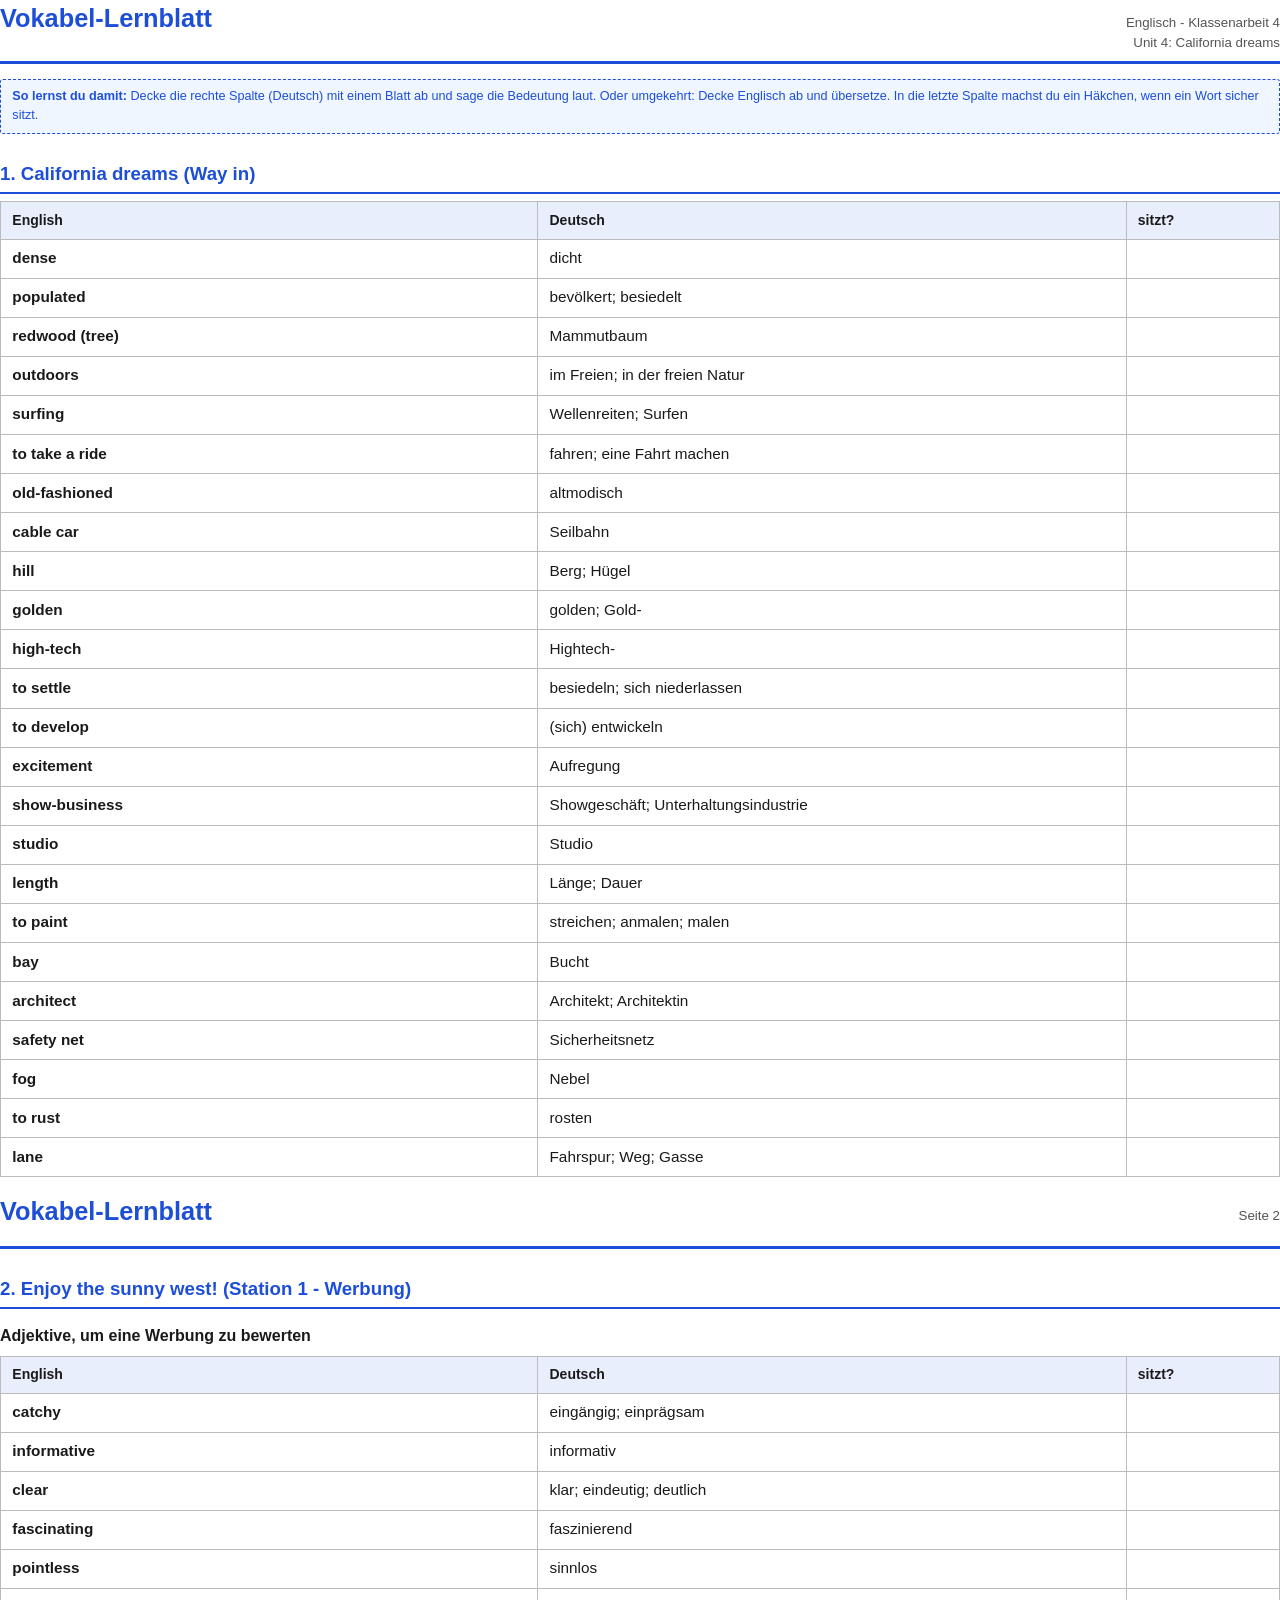
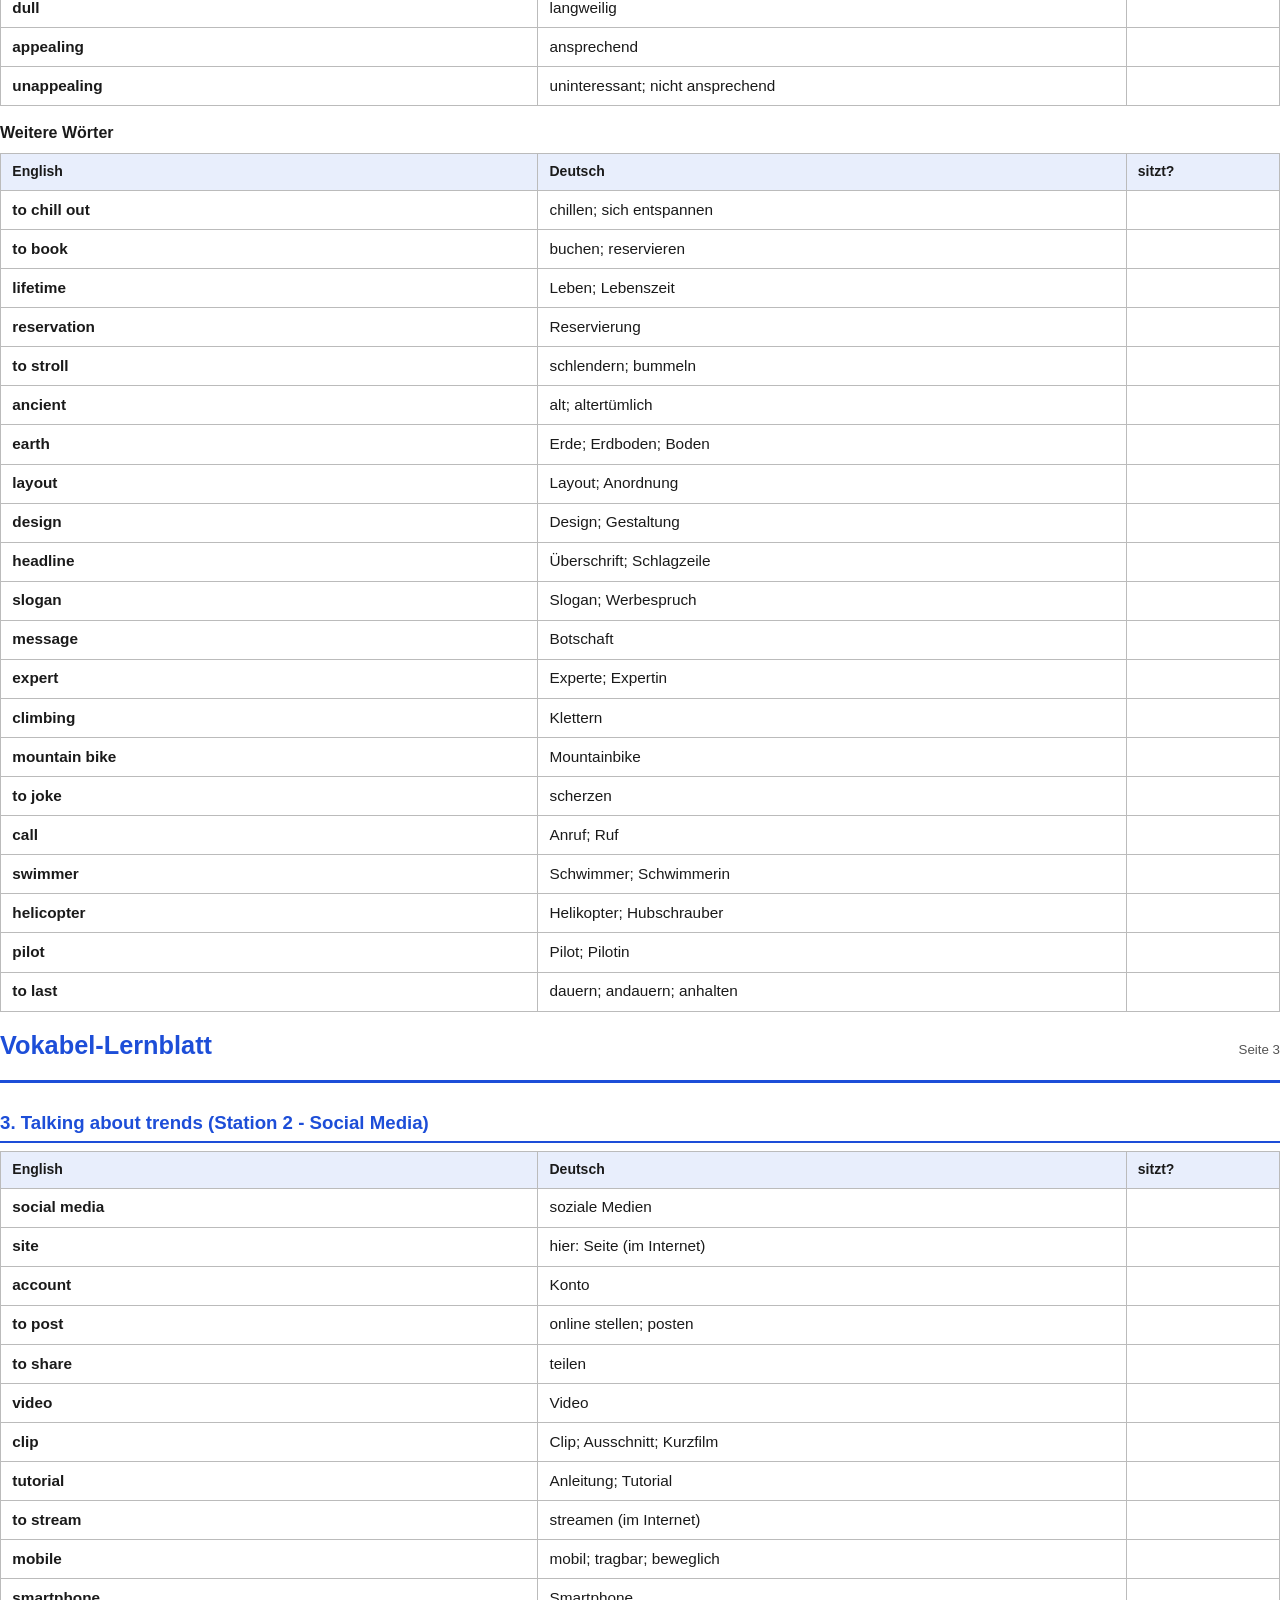
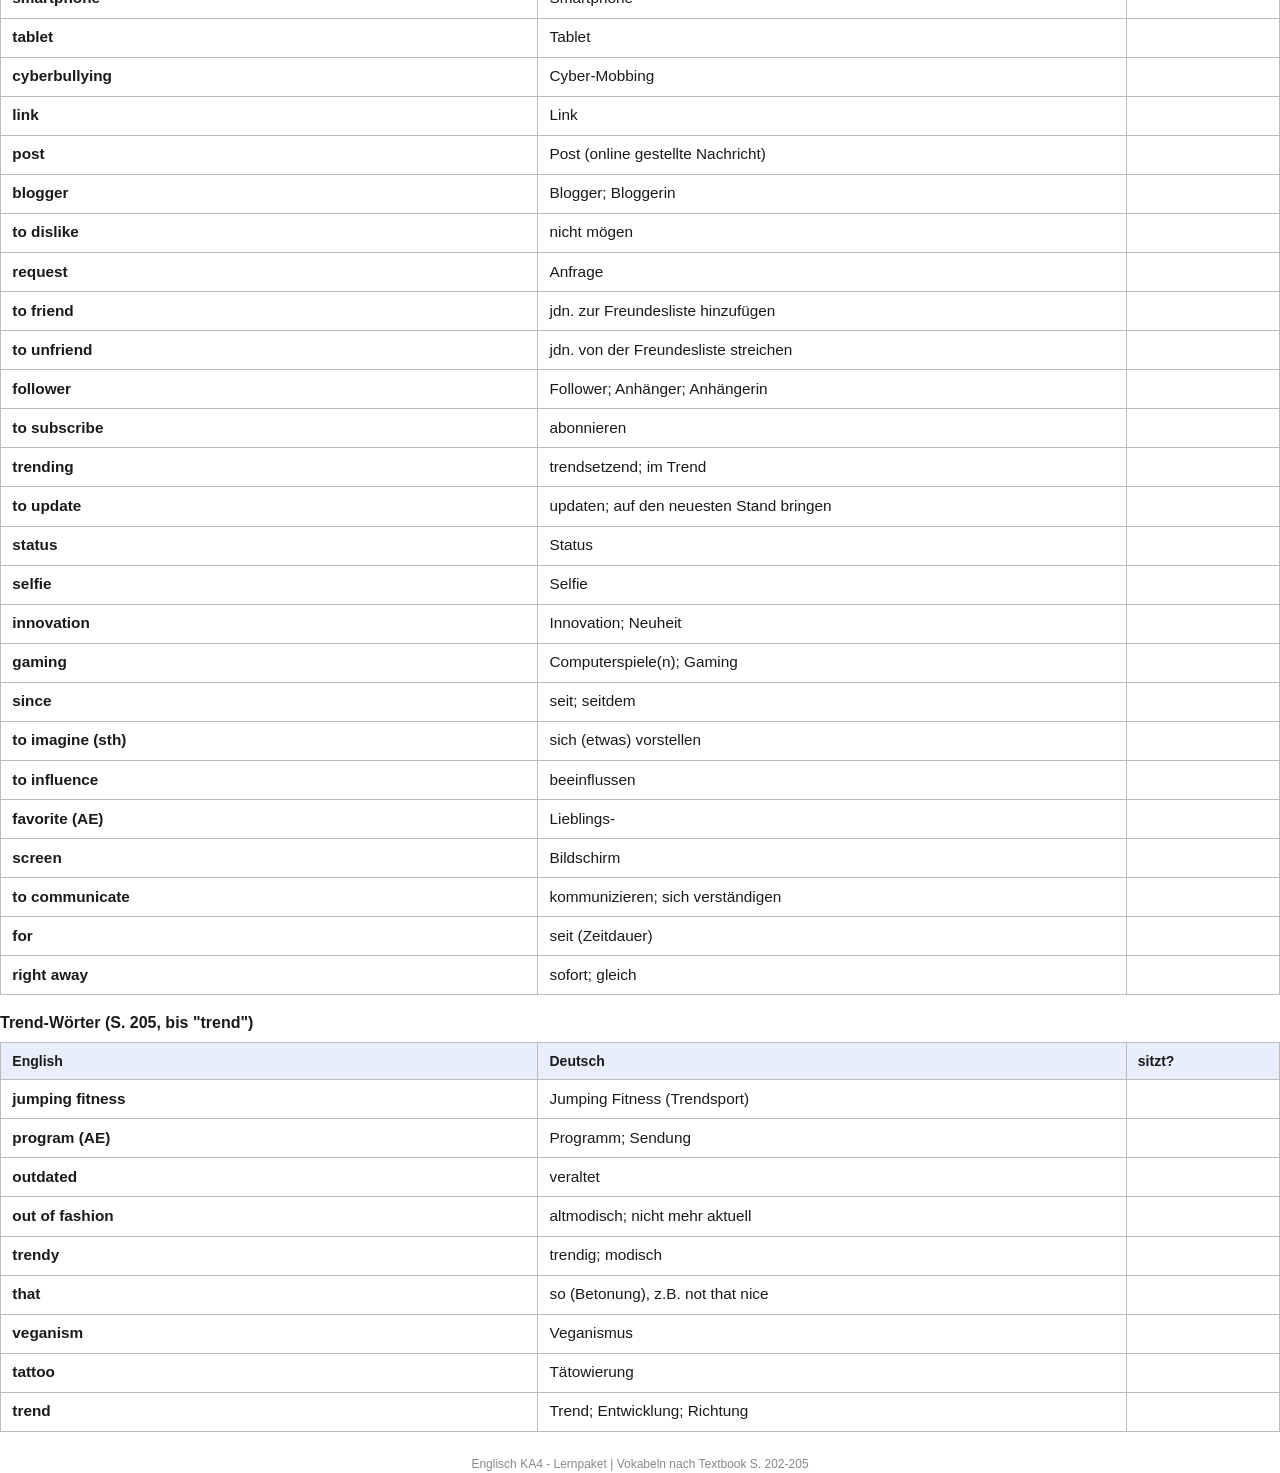
<file: pdf/vokabel-lernblatt.html>
<!DOCTYPE html>
<html lang="de">
<head>
<meta charset="UTF-8">
<title>Vokabel-Lernblatt - Unit 4</title>
<link rel="stylesheet" href="print.css">
</head>
<body>

<div class="kopf">
  <h1>Vokabel-Lernblatt</h1>
  <div class="meta">Englisch - Klassenarbeit 4<br>Unit 4: California dreams</div>
</div>

<div class="fold-hint">
  <strong>So lernst du damit:</strong> Decke die rechte Spalte (Deutsch) mit einem Blatt ab und
  sage die Bedeutung laut. Oder umgekehrt: Decke Englisch ab und übersetze. In die letzte Spalte
  machst du ein Häkchen, wenn ein Wort sicher sitzt.
</div>

<h2>1. California dreams (Way in)</h2>
<table>
  <tr><th>English</th><th>Deutsch</th><th>sitzt?</th></tr>
  <tr><td class="en">dense</td><td class="de">dicht</td><td class="chk"></td></tr>
  <tr><td class="en">populated</td><td class="de">bevölkert; besiedelt</td><td class="chk"></td></tr>
  <tr><td class="en">redwood (tree)</td><td class="de">Mammutbaum</td><td class="chk"></td></tr>
  <tr><td class="en">outdoors</td><td class="de">im Freien; in der freien Natur</td><td class="chk"></td></tr>
  <tr><td class="en">surfing</td><td class="de">Wellenreiten; Surfen</td><td class="chk"></td></tr>
  <tr><td class="en">to take a ride</td><td class="de">fahren; eine Fahrt machen</td><td class="chk"></td></tr>
  <tr><td class="en">old-fashioned</td><td class="de">altmodisch</td><td class="chk"></td></tr>
  <tr><td class="en">cable car</td><td class="de">Seilbahn</td><td class="chk"></td></tr>
  <tr><td class="en">hill</td><td class="de">Berg; Hügel</td><td class="chk"></td></tr>
  <tr><td class="en">golden</td><td class="de">golden; Gold-</td><td class="chk"></td></tr>
  <tr><td class="en">high-tech</td><td class="de">Hightech-</td><td class="chk"></td></tr>
  <tr><td class="en">to settle</td><td class="de">besiedeln; sich niederlassen</td><td class="chk"></td></tr>
  <tr><td class="en">to develop</td><td class="de">(sich) entwickeln</td><td class="chk"></td></tr>
  <tr><td class="en">excitement</td><td class="de">Aufregung</td><td class="chk"></td></tr>
  <tr><td class="en">show-business</td><td class="de">Showgeschäft; Unterhaltungsindustrie</td><td class="chk"></td></tr>
  <tr><td class="en">studio</td><td class="de">Studio</td><td class="chk"></td></tr>
  <tr><td class="en">length</td><td class="de">Länge; Dauer</td><td class="chk"></td></tr>
  <tr><td class="en">to paint</td><td class="de">streichen; anmalen; malen</td><td class="chk"></td></tr>
  <tr><td class="en">bay</td><td class="de">Bucht</td><td class="chk"></td></tr>
  <tr><td class="en">architect</td><td class="de">Architekt; Architektin</td><td class="chk"></td></tr>
  <tr><td class="en">safety net</td><td class="de">Sicherheitsnetz</td><td class="chk"></td></tr>
  <tr><td class="en">fog</td><td class="de">Nebel</td><td class="chk"></td></tr>
  <tr><td class="en">to rust</td><td class="de">rosten</td><td class="chk"></td></tr>
  <tr><td class="en">lane</td><td class="de">Fahrspur; Weg; Gasse</td><td class="chk"></td></tr>
</table>

<div class="seitenumbruch"></div>
<div class="kopf">
  <h1>Vokabel-Lernblatt</h1>
  <div class="meta">Seite 2</div>
</div>

<h2>2. Enjoy the sunny west! (Station 1 - Werbung)</h2>
<h3>Adjektive, um eine Werbung zu bewerten</h3>
<table>
  <tr><th>English</th><th>Deutsch</th><th>sitzt?</th></tr>
  <tr><td class="en">catchy</td><td class="de">eingängig; einprägsam</td><td class="chk"></td></tr>
  <tr><td class="en">informative</td><td class="de">informativ</td><td class="chk"></td></tr>
  <tr><td class="en">clear</td><td class="de">klar; eindeutig; deutlich</td><td class="chk"></td></tr>
  <tr><td class="en">fascinating</td><td class="de">faszinierend</td><td class="chk"></td></tr>
  <tr><td class="en">pointless</td><td class="de">sinnlos</td><td class="chk"></td></tr>
  <tr><td class="en">dull</td><td class="de">langweilig</td><td class="chk"></td></tr>
  <tr><td class="en">appealing</td><td class="de">ansprechend</td><td class="chk"></td></tr>
  <tr><td class="en">unappealing</td><td class="de">uninteressant; nicht ansprechend</td><td class="chk"></td></tr>
</table>
<h3>Weitere Wörter</h3>
<table>
  <tr><th>English</th><th>Deutsch</th><th>sitzt?</th></tr>
  <tr><td class="en">to chill out</td><td class="de">chillen; sich entspannen</td><td class="chk"></td></tr>
  <tr><td class="en">to book</td><td class="de">buchen; reservieren</td><td class="chk"></td></tr>
  <tr><td class="en">lifetime</td><td class="de">Leben; Lebenszeit</td><td class="chk"></td></tr>
  <tr><td class="en">reservation</td><td class="de">Reservierung</td><td class="chk"></td></tr>
  <tr><td class="en">to stroll</td><td class="de">schlendern; bummeln</td><td class="chk"></td></tr>
  <tr><td class="en">ancient</td><td class="de">alt; altertümlich</td><td class="chk"></td></tr>
  <tr><td class="en">earth</td><td class="de">Erde; Erdboden; Boden</td><td class="chk"></td></tr>
  <tr><td class="en">layout</td><td class="de">Layout; Anordnung</td><td class="chk"></td></tr>
  <tr><td class="en">design</td><td class="de">Design; Gestaltung</td><td class="chk"></td></tr>
  <tr><td class="en">headline</td><td class="de">Überschrift; Schlagzeile</td><td class="chk"></td></tr>
  <tr><td class="en">slogan</td><td class="de">Slogan; Werbespruch</td><td class="chk"></td></tr>
  <tr><td class="en">message</td><td class="de">Botschaft</td><td class="chk"></td></tr>
  <tr><td class="en">expert</td><td class="de">Experte; Expertin</td><td class="chk"></td></tr>
  <tr><td class="en">climbing</td><td class="de">Klettern</td><td class="chk"></td></tr>
  <tr><td class="en">mountain bike</td><td class="de">Mountainbike</td><td class="chk"></td></tr>
  <tr><td class="en">to joke</td><td class="de">scherzen</td><td class="chk"></td></tr>
  <tr><td class="en">call</td><td class="de">Anruf; Ruf</td><td class="chk"></td></tr>
  <tr><td class="en">swimmer</td><td class="de">Schwimmer; Schwimmerin</td><td class="chk"></td></tr>
  <tr><td class="en">helicopter</td><td class="de">Helikopter; Hubschrauber</td><td class="chk"></td></tr>
  <tr><td class="en">pilot</td><td class="de">Pilot; Pilotin</td><td class="chk"></td></tr>
  <tr><td class="en">to last</td><td class="de">dauern; andauern; anhalten</td><td class="chk"></td></tr>
</table>

<div class="seitenumbruch"></div>
<div class="kopf">
  <h1>Vokabel-Lernblatt</h1>
  <div class="meta">Seite 3</div>
</div>

<h2>3. Talking about trends (Station 2 - Social Media)</h2>
<table>
  <tr><th>English</th><th>Deutsch</th><th>sitzt?</th></tr>
  <tr><td class="en">social media</td><td class="de">soziale Medien</td><td class="chk"></td></tr>
  <tr><td class="en">site</td><td class="de">hier: Seite (im Internet)</td><td class="chk"></td></tr>
  <tr><td class="en">account</td><td class="de">Konto</td><td class="chk"></td></tr>
  <tr><td class="en">to post</td><td class="de">online stellen; posten</td><td class="chk"></td></tr>
  <tr><td class="en">to share</td><td class="de">teilen</td><td class="chk"></td></tr>
  <tr><td class="en">video</td><td class="de">Video</td><td class="chk"></td></tr>
  <tr><td class="en">clip</td><td class="de">Clip; Ausschnitt; Kurzfilm</td><td class="chk"></td></tr>
  <tr><td class="en">tutorial</td><td class="de">Anleitung; Tutorial</td><td class="chk"></td></tr>
  <tr><td class="en">to stream</td><td class="de">streamen (im Internet)</td><td class="chk"></td></tr>
  <tr><td class="en">mobile</td><td class="de">mobil; tragbar; beweglich</td><td class="chk"></td></tr>
  <tr><td class="en">smartphone</td><td class="de">Smartphone</td><td class="chk"></td></tr>
  <tr><td class="en">tablet</td><td class="de">Tablet</td><td class="chk"></td></tr>
  <tr><td class="en">cyberbullying</td><td class="de">Cyber-Mobbing</td><td class="chk"></td></tr>
  <tr><td class="en">link</td><td class="de">Link</td><td class="chk"></td></tr>
  <tr><td class="en">post</td><td class="de">Post (online gestellte Nachricht)</td><td class="chk"></td></tr>
  <tr><td class="en">blogger</td><td class="de">Blogger; Bloggerin</td><td class="chk"></td></tr>
  <tr><td class="en">to dislike</td><td class="de">nicht mögen</td><td class="chk"></td></tr>
  <tr><td class="en">request</td><td class="de">Anfrage</td><td class="chk"></td></tr>
  <tr><td class="en">to friend</td><td class="de">jdn. zur Freundesliste hinzufügen</td><td class="chk"></td></tr>
  <tr><td class="en">to unfriend</td><td class="de">jdn. von der Freundesliste streichen</td><td class="chk"></td></tr>
  <tr><td class="en">follower</td><td class="de">Follower; Anhänger; Anhängerin</td><td class="chk"></td></tr>
  <tr><td class="en">to subscribe</td><td class="de">abonnieren</td><td class="chk"></td></tr>
  <tr><td class="en">trending</td><td class="de">trendsetzend; im Trend</td><td class="chk"></td></tr>
  <tr><td class="en">to update</td><td class="de">updaten; auf den neuesten Stand bringen</td><td class="chk"></td></tr>
  <tr><td class="en">status</td><td class="de">Status</td><td class="chk"></td></tr>
  <tr><td class="en">selfie</td><td class="de">Selfie</td><td class="chk"></td></tr>
  <tr><td class="en">innovation</td><td class="de">Innovation; Neuheit</td><td class="chk"></td></tr>
  <tr><td class="en">gaming</td><td class="de">Computerspiele(n); Gaming</td><td class="chk"></td></tr>
  <tr><td class="en">since</td><td class="de">seit; seitdem</td><td class="chk"></td></tr>
  <tr><td class="en">to imagine (sth)</td><td class="de">sich (etwas) vorstellen</td><td class="chk"></td></tr>
  <tr><td class="en">to influence</td><td class="de">beeinflussen</td><td class="chk"></td></tr>
  <tr><td class="en">favorite (AE)</td><td class="de">Lieblings-</td><td class="chk"></td></tr>
  <tr><td class="en">screen</td><td class="de">Bildschirm</td><td class="chk"></td></tr>
  <tr><td class="en">to communicate</td><td class="de">kommunizieren; sich verständigen</td><td class="chk"></td></tr>
  <tr><td class="en">for</td><td class="de">seit (Zeitdauer)</td><td class="chk"></td></tr>
  <tr><td class="en">right away</td><td class="de">sofort; gleich</td><td class="chk"></td></tr>
</table>

<h3>Trend-Wörter (S. 205, bis "trend")</h3>
<table>
  <tr><th>English</th><th>Deutsch</th><th>sitzt?</th></tr>
  <tr><td class="en">jumping fitness</td><td class="de">Jumping Fitness (Trendsport)</td><td class="chk"></td></tr>
  <tr><td class="en">program (AE)</td><td class="de">Programm; Sendung</td><td class="chk"></td></tr>
  <tr><td class="en">outdated</td><td class="de">veraltet</td><td class="chk"></td></tr>
  <tr><td class="en">out of fashion</td><td class="de">altmodisch; nicht mehr aktuell</td><td class="chk"></td></tr>
  <tr><td class="en">trendy</td><td class="de">trendig; modisch</td><td class="chk"></td></tr>
  <tr><td class="en">that</td><td class="de">so (Betonung), z.B. not that nice</td><td class="chk"></td></tr>
  <tr><td class="en">veganism</td><td class="de">Veganismus</td><td class="chk"></td></tr>
  <tr><td class="en">tattoo</td><td class="de">Tätowierung</td><td class="chk"></td></tr>
  <tr><td class="en">trend</td><td class="de">Trend; Entwicklung; Richtung</td><td class="chk"></td></tr>
</table>

<div class="fuss">Englisch KA4 - Lernpaket | Vokabeln nach Textbook S. 202-205</div>

</body>
</html>
</file>
<file: css/style.css>
/* === CSS-Variablen === */
:root {
  --accent: #2563EB;
  --accent-light: #DBEAFE;
  --success: #16A34A;
  --error: #DC2626;
  --text: #1F2937;
  --text-light: #6B7280;
  --bg: #FFFFFF;
  --sidebar-bg: #F9FAFB;
  --border: #E5E7EB;
  --sidebar-width: 280px;
  --signal-high: #16A34A;
  --signal-low: #9CA3AF;
  --signal-carry: #F59E0B;
  --signal-active: #2563EB;
}

/* === Reset === */
*,
*::before,
*::after {
  box-sizing: border-box;
  margin: 0;
  padding: 0;
}

/* === Body: CSS Grid Layout === */
body {
  display: grid;
  grid-template-columns: var(--sidebar-width) 1fr;
  min-height: 100vh;
  font-family: -apple-system, BlinkMacSystemFont, "Segoe UI", Roboto,
    "Helvetica Neue", Arial, sans-serif;
  color: var(--text);
  background: var(--bg);
}

/* === Sidebar === */
#sidebar {
  display: flex;
  flex-direction: column;
  background: var(--sidebar-bg);
  border-right: 1px solid var(--border);
  padding: 1.5rem;
  position: sticky;
  top: 0;
  height: 100vh;
  overflow-y: auto;
}

#sidebar h2 {
  font-size: 1.1rem;
  color: var(--accent);
  margin-bottom: 1.25rem;
  letter-spacing: 0.02em;
}

#sidebar h3 {
  font-size: 0.85rem;
  color: var(--text-light);
  text-transform: uppercase;
  letter-spacing: 0.05em;
  margin-bottom: 0.5rem;
  margin-top: 1rem;
}

#sidebar ul {
  list-style: none;
}

#sidebar li {
  padding: 0.5rem 0.75rem;
  border-radius: 6px;
  cursor: pointer;
  font-size: 0.9rem;
  color: var(--text);
  transition: background 0.15s ease;
}

#sidebar li:hover {
  background: var(--accent-light);
}

#sidebar li.active {
  background: var(--accent-light);
  color: var(--accent);
  font-weight: 600;
}

#sidebar li.completed {
  color: var(--success);
}

#sidebar li.in-progress {
  color: var(--text);
}

#sidebar li.not-started {
  color: var(--text-light);
}

/* Reset-Button: wird durch flex + margin-top:auto nach unten gedrückt */
#reset-progress {
  margin-top: auto;
  padding: 0.6rem 1rem;
  background: none;
  border: 1px solid var(--border);
  border-radius: 6px;
  color: var(--text-light);
  font-size: 0.85rem;
  cursor: pointer;
  transition: background 0.15s ease, color 0.15s ease;
}

#reset-progress:hover {
  background: var(--error);
  color: #fff;
  border-color: var(--error);
}

/* === Hauptinhalt === */
#content {
  padding: 2rem 3rem;
  max-width: 800px;
}

/* === Fortschrittsbalken === */
#progress-section {
  margin-bottom: 2rem;
}

#progress-label {
  font-size: 0.9rem;
  font-weight: 600;
  color: var(--text-light);
  margin-bottom: 0.5rem;
  letter-spacing: 0.01em;
}

#progress-bar-container {
  height: 10px;
  background: #E5E7EB;
  border-radius: 5px;
  overflow: hidden;
}

#progress-bar {
  height: 100%;
  background: var(--accent);
  border-radius: 5px;
  width: 0%;
  transition: width 0.4s ease;
}

/* === Spaced Repetition: "Heute faellig"-Sektion === */
#review-due {
  margin-bottom: 2rem;
}

.review-due-card {
  border: 1px solid #FCD34D;
  background: #FFFBEB;
  border-left: 4px solid #F59E0B;
  border-radius: 8px;
  padding: 1rem 1.25rem;
}

.review-due-head {
  font-size: 1rem;
  font-weight: 700;
  color: #92400E;
  display: flex;
  align-items: center;
  gap: 0.5rem;
}

.review-due-icon {
  display: inline-block;
  font-size: 1.1rem;
  color: #B45309;
}

.review-due-hint {
  font-size: 0.85rem;
  color: var(--text-light);
  margin: 0.4rem 0 0.8rem;
}

.review-due-list {
  display: flex;
  flex-wrap: wrap;
  gap: 0.5rem;
}

.review-due-btn {
  background: var(--bg);
  border: 1px solid #FCD34D;
  border-radius: 6px;
  padding: 0.5rem 0.75rem;
  font-size: 0.9rem;
  color: var(--text);
  cursor: pointer;
  text-align: left;
  transition: background 0.15s ease, border-color 0.15s ease;
  /* Touch-freundliche Mindesthoehe */
  min-height: 44px;
}

.review-due-btn:hover {
  background: #FEF3C7;
  border-color: #F59E0B;
}

.review-due-num {
  font-weight: 600;
  color: #B45309;
}

.review-due-box {
  display: inline-block;
  margin-left: 0.35rem;
  font-size: 0.72rem;
  font-weight: 600;
  color: #92400E;
  background: #FEF3C7;
  border-radius: 999px;
  padding: 0.1rem 0.5rem;
  vertical-align: middle;
}

/* Sidebar-Badge an faelliger Lektion */
.review-badge {
  margin-left: 0.4rem;
  font-size: 0.85rem;
  color: #B45309;
  font-weight: 700;
}

#sidebar li.review-due-item {
  font-weight: 600;
}

/* === Selbst-Check nach Lektionsabschluss (Assessment-Prompt) === */
.self-check {
  margin-top: 2rem;
  padding: 1.25rem;
  border: 1px solid var(--border);
  border-left: 4px solid var(--accent);
  border-radius: 8px;
  background: var(--accent-light);
}

.self-check-head {
  font-size: 1.05rem;
  font-weight: 700;
  color: var(--text);
}

.self-check-hint {
  font-size: 0.85rem;
  color: var(--text-light);
  margin: 0.4rem 0 1rem;
}

.self-check-btns {
  display: flex;
  flex-wrap: wrap;
  gap: 0.6rem;
}

.self-check-btn {
  flex: 1 1 140px;
  display: flex;
  flex-direction: column;
  align-items: center;
  gap: 0.15rem;
  padding: 0.7rem 0.5rem;
  border: 2px solid var(--border);
  border-radius: 8px;
  background: var(--bg);
  cursor: pointer;
  transition: border-color 0.15s ease, background 0.15s ease, transform 0.05s ease;
  /* Touch-freundlich */
  min-height: 56px;
}

.self-check-btn:hover { transform: translateY(-1px); }
.self-check-btn:active { transform: translateY(0); }

.sc-label { font-weight: 700; font-size: 0.95rem; color: var(--text); }
.sc-sub { font-size: 0.75rem; color: var(--text-light); }

.self-check-low:hover    { border-color: #DC2626; background: #FEF2F2; }
.self-check-medium:hover { border-color: #F59E0B; background: #FFFBEB; }
.self-check-high:hover   { border-color: var(--success); background: #F0FDF4; }

.self-check-done {
  font-size: 0.95rem;
  font-weight: 600;
  color: var(--success);
}

.self-check-done .sc-box {
  color: var(--text-light);
  font-weight: 500;
}

/* === Übungs-Header (Übung X von Y) === */
.exercise-header {
  font-size: 0.9rem;
  font-weight: 600;
  color: var(--text-light);
  margin-top: 2rem;
  margin-bottom: 0.75rem;
  padding-bottom: 0.5rem;
  border-bottom: 1px solid var(--border);
  letter-spacing: 0.02em;
  transition: color 0.3s ease;
}

.exercise-header:first-of-type {
  margin-top: 0.5rem;
}

.exercise-header.completed {
  color: var(--success);
}

.exercise-header.completed::after {
  content: ' ✓';
  font-weight: 700;
}

/* === Typografie === */
h1 {
  font-size: 1.8rem;
  margin-bottom: 1rem;
  color: var(--text);
}

h2 {
  font-size: 1.4rem;
  margin-bottom: 0.75rem;
  color: var(--text);
}

h3 {
  font-size: 1.1rem;
  margin-bottom: 0.5rem;
  color: var(--text);
}

p {
  line-height: 1.6;
  margin-bottom: 1rem;
  color: var(--text);
}

/* === Phase Tabs === */
.phase-tabs {
  display: flex;
  gap: 0;
  border-bottom: 2px solid var(--border);
  margin-bottom: 1.5rem;
}

.phase-tab {
  padding: 0.75rem 1.5rem;
  border: none;
  background: none;
  cursor: pointer;
  font-size: 0.95rem;
  color: var(--text-light);
  border-bottom: 2px solid transparent;
  margin-bottom: -2px;
  transition: all 0.2s;
}

.phase-tab:hover {
  color: var(--text);
}

.phase-tab.active {
  color: var(--accent);
  border-bottom-color: var(--accent);
  font-weight: 600;
}

/* === Phasen === */
.phase {
  display: none;
  animation: fadeIn 0.3s ease;
}

.phase.active {
  display: block;
}

@keyframes fadeIn {
  from { opacity: 0; transform: translateY(5px); }
  to { opacity: 1; transform: translateY(0); }
}

/* === Beispiel-Schritte === */
.example-step {
  background: var(--sidebar-bg);
  border: 1px solid var(--border);
  border-radius: 8px;
  margin-bottom: 0.75rem;
  overflow: hidden;
}

.example-step summary {
  padding: 0.75rem 1rem;
  cursor: pointer;
  font-weight: 600;
  color: var(--text);
  list-style: none;
}

.example-step summary::before {
  content: '▶ ';
  font-size: 0.7rem;
  margin-right: 0.5rem;
  transition: transform 0.2s;
  display: inline-block;
}

.example-step[open] summary::before {
  transform: rotate(90deg);
}

.step-content {
  padding: 0.75rem 1rem;
  border-top: 1px solid var(--border);
}

/* === Lektion Titel === */
#lesson-container h1 {
  margin-bottom: 1.5rem;
  font-size: 1.6rem;
}

/* === Uebungen allgemein === */
.exercise-question {
  font-weight: 600;
  margin-bottom: 1rem;
  font-size: 1.05rem;
}

.exercise-feedback {
  margin-top: 1rem;
  padding: 0.75rem 1rem;
  border-radius: 8px;
  font-size: 0.9rem;
}

.exercise-feedback.correct {
  background: #DCFCE7;
  color: #166534;
  border: 1px solid #BBF7D0;
}

.exercise-feedback.incorrect {
  background: #FEF2F2;
  color: #991B1B;
  border: 1px solid #FECACA;
}

/* === Multiple Choice === */
.mc-options {
  display: flex;
  flex-direction: column;
  gap: 0.5rem;
}

.mc-option {
  padding: 0.75rem 1rem;
  border: 2px solid var(--border);
  border-radius: 8px;
  background: white;
  cursor: pointer;
  text-align: left;
  font-size: 0.95rem;
  transition: all 0.2s;
}

.mc-option:hover:not(:disabled) {
  border-color: var(--accent);
  background: var(--accent-light);
}

.mc-option.correct {
  border-color: var(--success);
  background: #DCFCE7;
  color: #166534;
}

.mc-option.incorrect {
  border-color: var(--error);
  background: #FEF2F2;
  color: #991B1B;
}

.mc-option:disabled {
  cursor: not-allowed;
  opacity: 0.7;
}

/* === Wahrheitstabelle === */
.truth-table {
  border-collapse: collapse;
  margin: 1rem 0;
}

.truth-table th,
.truth-table td {
  border: 1px solid var(--border);
  padding: 0.5rem 1rem;
  text-align: center;
  min-width: 50px;
}

.truth-table th {
  background: var(--sidebar-bg);
  font-weight: 600;
  font-size: 0.9rem;
}

.truth-table .input-col {
  background: var(--sidebar-bg);
  color: var(--text-light);
}

.truth-table .result-col {
  cursor: pointer;
  font-weight: 600;
  user-select: none;
  transition: all 0.15s;
}

.truth-table .result-col:hover {
  background: var(--accent-light);
}

.truth-table .result-col.correct {
  background: #DCFCE7;
  color: #166534;
}

.truth-table .result-col.incorrect {
  background: #FEF2F2;
  color: #991B1B;
}

.exercise-check-btn {
  margin-top: 1rem;
  padding: 0.6rem 1.5rem;
  background: var(--accent);
  color: white;
  border: none;
  border-radius: 6px;
  cursor: pointer;
  font-size: 0.95rem;
  transition: background 0.2s;
}

.exercise-check-btn:hover {
  background: #1D4ED8;
}

.exercise-check-btn:disabled {
  background: var(--text-light);
  cursor: not-allowed;
}

/* === Ausdruck-Eingabe === */
.expression-input-area {
  margin: 1rem 0;
}

.expression-field {
  width: 100%;
  padding: 0.75rem;
  font-family: 'Courier New', monospace;
  font-size: 1.1rem;
  border: 2px solid var(--border);
  border-radius: 6px;
  outline: none;
  transition: border-color 0.2s;
}

.expression-field:focus {
  border-color: var(--accent);
}

.symbol-buttons {
  display: flex;
  gap: 0.5rem;
  margin-top: 0.5rem;
  flex-wrap: wrap;
}

.symbol-btn {
  padding: 0.4rem 0.8rem;
  border: 1px solid var(--border);
  border-radius: 4px;
  background: var(--sidebar-bg);
  cursor: pointer;
  font-size: 1rem;
  font-family: 'Courier New', monospace;
  transition: all 0.15s;
}

.symbol-btn:hover {
  background: var(--accent-light);
  border-color: var(--accent);
}

/* === Zuordnung === */
.matching-area {
  display: grid;
  grid-template-columns: 1fr 1fr;
  gap: 2rem;
  margin: 1rem 0;
}

.match-item {
  padding: 0.75rem 1rem;
  border: 2px solid var(--border);
  border-radius: 8px;
  cursor: pointer;
  text-align: center;
  margin-bottom: 0.5rem;
  transition: all 0.2s;
  user-select: none;
}

.match-item:hover {
  border-color: var(--accent);
}

.match-item.selected {
  border-color: var(--accent);
  background: var(--accent-light);
  box-shadow: 0 0 0 2px var(--accent-light);
}

.match-item.matched {
  opacity: 0.9;
  color: white;
  font-weight: 600;
}

/* === Binaerrechnung === */
.binary-calc {
  display: inline-block;
  font-family: 'Courier New', monospace;
  font-size: 1.2rem;
  margin: 1rem 0;
}

.binary-row {
  display: flex;
  justify-content: flex-end;
  gap: 0.25rem;
  margin-bottom: 0.25rem;
}

.binary-cell {
  width: 2.5rem;
  height: 2.5rem;
  display: flex;
  align-items: center;
  justify-content: center;
  font-weight: 600;
}

.binary-input {
  width: 2.5rem;
  height: 2.5rem;
  text-align: center;
  font-family: 'Courier New', monospace;
  font-size: 1.2rem;
  font-weight: 600;
  border: 2px solid var(--border);
  border-radius: 6px;
  outline: none;
  transition: border-color 0.2s;
}

.binary-input:focus {
  border-color: var(--accent);
}

.binary-input.correct {
  border-color: var(--success);
  background: #DCFCE7;
}

.binary-input.incorrect {
  border-color: var(--error);
  background: #FEF2F2;
}

.binary-operator {
  font-size: 1.2rem;
  margin-right: 0.5rem;
}

.binary-divider {
  border-top: 2px solid var(--text);
  margin: 0.25rem 0;
}

.binary-label {
  font-size: 0.8rem;
  color: var(--text-light);
  margin-right: 0.5rem;
}

/* === Gatter-Symbole (IEC 60617-12) === */
.gate-symbol {
  display: inline-block;
  vertical-align: middle;
}

/* === Schaltungsdiagramme (Lektionen 13-17) === */
.circuit-diagram {
  display: block;
  width: 100%;
  max-width: 520px;
  height: auto;
  margin: 1rem auto;
  background: #fafbfc;
  border: 1px solid var(--border);
  border-radius: 8px;
  padding: 12px;
}
.cd-wire { stroke: #374151; stroke-width: 2; fill: none; }
.cd-gate { fill: #fff; stroke: #374151; stroke-width: 2; }
.cd-gate-text { text-anchor: middle; font-size: 14px; font-weight: bold; font-family: inherit; fill: #374151; }
.cd-label { font-size: 14px; font-weight: bold; font-family: inherit; fill: #374151; }
.cd-label-small { font-size: 12px; font-family: inherit; fill: #6B7280; }
.cd-junction { fill: #374151; }
.cd-block { fill: #DBEAFE; stroke: #374151; stroke-width: 2; }
.cd-block-text { text-anchor: middle; font-size: 15px; font-weight: bold; font-family: inherit; fill: #1F2937; }
.cd-neg { fill: #fff; stroke: #374151; stroke-width: 2; }
.cd-feedback { stroke: #2563EB; stroke-width: 2; stroke-dasharray: 6,3; fill: none; }

/* === Responsive: Tablet (< 1024px) === */
@media (max-width: 1024px) {
  body {
    grid-template-columns: 1fr;
  }

  #sidebar {
    position: fixed;
    /* Feste Breite noetig, weil die Grid-Spalte hier wegfaellt. Verstecken per
       transform: translateX(-100%) verdeckt IMMER exakt die eigene Breite -
       robuster als ein fester left-Wert (sonst lugt die Sidebar ueber den Inhalt). */
    width: var(--sidebar-width);
    left: 0;
    top: 0;
    z-index: 100;
    transform: translateX(-100%);
    transition: transform 0.3s;
    box-shadow: none;
  }

  #sidebar.open {
    transform: translateX(0);
    box-shadow: 2px 0 10px rgba(0,0,0,0.1);
  }

  #content {
    padding: 1rem 1.5rem;
  }

  /* Fortschritts-Label nicht unter den fixen Hamburger schieben */
  #progress-label {
    padding-left: 52px;
    min-height: 32px;
  }

  /* Hamburger Button */
  .menu-toggle {
    display: block;
  }
}

@media (min-width: 1025px) {
  .menu-toggle {
    display: none;
  }
}

.menu-toggle {
  position: fixed;
  top: 1rem;
  left: 1rem;
  z-index: 101;
  background: var(--accent);
  color: white;
  border: none;
  border-radius: 6px;
  width: 44px;
  height: 44px;
  font-size: 1.2rem;
  cursor: pointer;
  /* display wird allein ueber die Media-Queries gesteuert (<=1024 block, >=1025 none).
     Kein display hier, sonst ueberschreibt diese spaeter stehende Regel die Query. */
}

/* === Visualisierungen === */
.visual-container {
  margin: 1.5rem 0;
  text-align: center;
}

.visual-container .visual-label {
  font-size: 0.85rem;
  color: var(--text-light);
  margin-bottom: 0.5rem;
  text-align: center;
}

.gate-sim {
  display: inline-block;
  cursor: default;
}

.gate-sim .gate-input {
  cursor: pointer;
  transition: fill 0.15s;
}

.gate-sim .gate-input:hover {
  filter: brightness(1.2);
}

.gate-sim .wire-high {
  stroke: var(--signal-high);
}

.gate-sim .wire-low {
  stroke: var(--signal-low);
}

.gate-sim .signal-dot-high {
  fill: var(--signal-high);
}

.gate-sim .signal-dot-low {
  fill: var(--signal-low);
}

/* Circuit View */
.circuit-view {
  display: block;
  width: 100%;
  max-width: 520px;
  margin: 1rem auto;
  background: #fafbfc;
  border: 1px solid var(--border);
  border-radius: 8px;
  padding: 16px;
}

.circuit-view .gate-body {
  fill: white;
  stroke: var(--text);
  stroke-width: 2;
}

.circuit-view .gate-label {
  font-size: 10px;
  fill: var(--text-light);
  text-anchor: middle;
}

/* Verknüpfte Wahrheitstabelle */
.truth-table-linked {
  display: flex;
  gap: 24px;
  align-items: flex-start;
  flex-wrap: wrap;
}

.truth-table-linked .truth-table tr.highlighted {
  background: var(--accent-light);
  outline: 2px solid var(--accent);
  outline-offset: -1px;
}

.truth-table-linked .truth-table tr {
  cursor: pointer;
  transition: background 0.15s;
}

.truth-table-linked .truth-table tbody tr:hover {
  background: var(--accent-light);
}

/* Binäraddition Animation */
.binary-anim {
  font-family: 'Courier New', monospace;
  font-size: 1.3rem;
  line-height: 2;
  display: inline-block;
  text-align: right;
}

.binary-anim .carry-bit {
  color: var(--signal-carry);
  font-size: 0.9rem;
}

.binary-anim .active-col {
  background: var(--accent-light);
  padding: 2px 6px;
  border-radius: 3px;
  color: var(--accent);
  font-weight: bold;
}

.binary-anim .result-bit {
  color: var(--signal-high);
}

.binary-anim-controls {
  display: flex;
  gap: 8px;
  justify-content: center;
  margin-top: 12px;
}

.binary-anim-controls button {
  padding: 6px 14px;
  border: 1px solid var(--border);
  border-radius: 4px;
  background: var(--sidebar-bg);
  cursor: pointer;
  font-size: 0.9rem;
  transition: all 0.15s;
}

.binary-anim-controls button:hover {
  background: var(--accent-light);
  border-color: var(--accent);
}

.binary-anim-controls .btn-primary {
  background: var(--accent);
  color: white;
  border-color: var(--accent);
}

.binary-anim-controls .btn-primary:hover {
  background: #1D4ED8;
}

.binary-anim-step-info {
  text-align: center;
  color: var(--accent);
  font-size: 0.85rem;
  margin-top: 8px;
}

/* Timing-Diagramm */
.timing-diagram {
  border-top: 1px solid var(--border);
  padding-top: 16px;
  margin-top: 16px;
}

.timing-diagram .timing-label {
  font-size: 12px;
  color: var(--text-light);
  font-weight: 600;
  margin-bottom: 8px;
}

/* Ausdrucksbaum */
.expression-tree-view {
  text-align: center;
  margin: 1rem 0;
}

.expression-tree-view .op-node {
  stroke-width: 2;
}

.expression-tree-view .op-not { fill: #FEF2F2; stroke: var(--error); }
.expression-tree-view .op-and { fill: #F0FDF4; stroke: var(--signal-high); }
.expression-tree-view .op-or  { fill: #EFF6FF; stroke: var(--accent); }
.expression-tree-view .op-text-not { fill: var(--error); }
.expression-tree-view .op-text-and { fill: var(--signal-high); }
.expression-tree-view .op-text-or  { fill: var(--accent); }

.expression-tree-view .op-hidden { fill: #FEF3C7; stroke: #F59E0B; stroke-dasharray: 4,3; }
.expression-tree-view .op-text-hidden { fill: #F59E0B; }

.expression-tree-view .var-node {
  fill: var(--sidebar-bg);
  stroke: var(--signal-low);
  stroke-width: 1.5;
}

.expression-tree-legend {
  display: flex;
  gap: 16px;
  justify-content: center;
  margin-top: 8px;
  font-size: 0.8rem;
}

/* DNF Highlighter */
.dnf-view {
  display: flex;
  gap: 32px;
  align-items: flex-start;
  flex-wrap: wrap;
}

.dnf-view .dnf-formula {
  font-family: 'Courier New', monospace;
  font-size: 1rem;
  line-height: 2.2;
}

.dnf-view .dnf-minterm {
  padding: 4px 8px;
  border-radius: 4px;
  font-weight: 500;
}

.dnf-view .dnf-rule {
  background: #FEF3C7;
  padding: 10px 14px;
  border-radius: 6px;
  font-size: 0.8rem;
  color: #92400E;
  margin-top: 12px;
}

/* Adder Simulation */
.adder-sim {
  text-align: center;
}

.adder-sim .bit-toggle {
  width: 48px;
  height: 32px;
  display: inline-flex;
  align-items: center;
  justify-content: center;
  border-radius: 4px;
  font-weight: bold;
  font-family: 'Courier New', monospace;
  cursor: pointer;
  color: white;
  transition: all 0.15s;
  border: none;
  font-size: 1rem;
}

.adder-sim .bit-toggle.high {
  background: var(--signal-high);
}

.adder-sim .bit-toggle.low {
  background: var(--signal-low);
}

.adder-sim .bit-toggle:hover {
  filter: brightness(1.15);
}

.adder-sim .adder-result {
  color: var(--signal-high);
  font-weight: 600;
  font-size: 0.9rem;
  margin-top: 8px;
}

/* Sandbox / Labor */
.sandbox-section {
  margin-bottom: 2.5rem;
  padding-bottom: 2rem;
  border-bottom: 1px solid var(--border);
}

.sandbox-section:last-child {
  border-bottom: none;
}

.sandbox-section h2 {
  font-size: 1.2rem;
  margin-bottom: 1rem;
  color: var(--accent);
}

.sandbox-section p {
  font-size: 0.9rem;
  color: var(--text-light);
  margin-bottom: 1rem;
}

.sandbox-controls {
  display: flex;
  gap: 8px;
  flex-wrap: wrap;
  margin-bottom: 1rem;
}

.sandbox-controls select,
.sandbox-controls input {
  padding: 6px 12px;
  border: 1px solid var(--border);
  border-radius: 4px;
  font-size: 0.9rem;
}

/* Labor-Eintrag in Sidebar */
#sidebar .lab-entry {
  margin-top: 1rem;
  padding: 0.6rem 0.75rem;
  border-radius: 6px;
  cursor: pointer;
  font-size: 0.9rem;
  color: var(--accent);
  font-weight: 600;
  border: 1px dashed var(--accent);
  text-align: center;
  transition: all 0.15s;
}

#sidebar .lab-entry:hover {
  background: var(--accent-light);
}

#sidebar .lab-entry.active {
  background: var(--accent-light);
  border-style: solid;
}

/* === C5: Netzwerk-Visualisierungen === */

/* IP-Converter */
.ip-converter {
  display: flex;
  flex-wrap: wrap;
  gap: 1.5rem;
  justify-content: center;
  align-items: flex-start;
}

.ip-converter .octet-group {
  display: flex;
  flex-direction: column;
  align-items: center;
  gap: 4px;
}

.ip-converter .octet-separator {
  font-size: 2rem;
  font-weight: bold;
  color: var(--text-light);
  align-self: center;
  padding-top: 1.5rem;
}

.ip-converter .place-values {
  display: flex;
  gap: 2px;
}

.ip-converter .place-values span {
  width: 32px;
  text-align: center;
  font-size: 10px;
  color: var(--text-light);
}

.ip-converter .bit-row {
  display: flex;
  gap: 2px;
}

.ip-converter .bit-btn {
  width: 32px;
  height: 32px;
  border: 2px solid var(--border);
  border-radius: 4px;
  font-family: monospace;
  font-size: 1rem;
  font-weight: bold;
  cursor: pointer;
  transition: background 0.15s, color 0.15s;
  display: flex;
  align-items: center;
  justify-content: center;
  min-width: 44px;
  min-height: 44px;
}

.ip-converter .bit-btn.high {
  background: var(--signal-high);
  color: white;
  border-color: var(--signal-high);
}

.ip-converter .bit-btn.low {
  background: var(--signal-low);
  color: white;
  border-color: var(--signal-low);
}

.ip-converter .octet-decimal input {
  width: 60px;
  text-align: center;
  font-size: 1.1rem;
  font-weight: bold;
  padding: 4px;
  border: 2px solid var(--border);
  border-radius: 4px;
  font-family: monospace;
}

.ip-converter .octet-decimal input:focus {
  border-color: var(--accent);
  outline: none;
}

.ip-converter .full-ip-display {
  width: 100%;
  text-align: center;
  font-family: monospace;
  font-size: 1.1rem;
  color: var(--text);
  margin-top: 0.5rem;
  padding: 8px;
  background: var(--sidebar-bg);
  border-radius: 6px;
}

/* Subnet-Calculator */
.subnet-calculator {
  max-width: 700px;
  margin: 0 auto;
}

.subnet-calculator .input-row {
  display: flex;
  gap: 0.5rem;
  align-items: center;
  flex-wrap: wrap;
  margin-bottom: 1rem;
}

.subnet-calculator .input-row label {
  font-weight: 600;
  min-width: 120px;
}

.subnet-calculator .octet-input {
  width: 55px;
  text-align: center;
  font-family: monospace;
  font-size: 1rem;
  padding: 6px 4px;
  border: 2px solid var(--border);
  border-radius: 4px;
}

.subnet-calculator .octet-input:focus {
  border-color: var(--accent);
  outline: none;
}

.subnet-calculator .octet-dot {
  font-weight: bold;
  font-size: 1.2rem;
}

.subnet-calculator .cidr-input {
  width: 50px;
  text-align: center;
  font-family: monospace;
  font-size: 1rem;
  padding: 6px 4px;
  border: 2px solid var(--border);
  border-radius: 4px;
}

.subnet-calculator .results {
  margin-top: 1rem;
}

.subnet-calculator .result-row {
  display: flex;
  gap: 0.5rem;
  align-items: baseline;
  padding: 6px 0;
  border-bottom: 1px solid var(--border);
}

.subnet-calculator .result-row:last-child {
  border-bottom: none;
}

.subnet-calculator .result-label {
  font-weight: 600;
  min-width: 140px;
  color: var(--text);
}

.subnet-calculator .result-value {
  font-family: monospace;
  font-size: 1rem;
}

.subnet-calculator .binary-display {
  margin-top: 1rem;
  font-family: monospace;
  font-size: 0.9rem;
  line-height: 1.8;
  background: var(--sidebar-bg);
  padding: 12px;
  border-radius: 6px;
  overflow-x: auto;
}

.subnet-calculator .net-part {
  color: var(--signal-high);
  font-weight: bold;
}

.subnet-calculator .host-part {
  color: var(--accent);
  font-weight: bold;
}

/* Subnetting-Visualizer */
.subnetting-viz {
  max-width: 700px;
  margin: 0 auto;
}

.subnetting-viz .controls {
  display: flex;
  gap: 1rem;
  align-items: center;
  margin-bottom: 1rem;
  flex-wrap: wrap;
}

.subnetting-viz .controls label {
  font-weight: 600;
}

.subnetting-viz .controls select {
  padding: 6px 12px;
  font-size: 1rem;
  border: 2px solid var(--border);
  border-radius: 4px;
  min-width: 80px;
}

.subnetting-viz .address-bar {
  width: 100%;
  height: 40px;
  display: flex;
  border-radius: 6px;
  overflow: hidden;
  border: 2px solid var(--border);
  margin-bottom: 1rem;
}

.subnetting-viz .subnet-segment {
  display: flex;
  align-items: center;
  justify-content: center;
  font-size: 0.75rem;
  font-weight: 600;
  color: white;
  transition: flex 0.3s;
  min-width: 0;
  overflow: hidden;
  text-overflow: ellipsis;
  white-space: nowrap;
  padding: 0 4px;
}

.subnetting-viz .subnet-details {
  display: grid;
  grid-template-columns: repeat(auto-fill, minmax(280px, 1fr));
  gap: 0.75rem;
}

.subnetting-viz .subnet-card {
  padding: 10px 14px;
  border-radius: 6px;
  border-left: 4px solid;
  background: var(--sidebar-bg);
  font-size: 0.85rem;
}

.subnetting-viz .subnet-card strong {
  display: block;
  margin-bottom: 4px;
}

.subnetting-viz .subnet-card code {
  font-family: monospace;
}

/* Network-Diagram */
.network-diagram {
  text-align: center;
}

.network-diagram svg {
  max-width: 100%;
  height: auto;
}

.network-diagram .device-label {
  font-size: 11px;
  fill: var(--text);
  text-anchor: middle;
  font-weight: 600;
}

.network-diagram .device-sublabel {
  font-size: 9px;
  fill: var(--text-light);
  text-anchor: middle;
}

.network-diagram .connection-line {
  stroke: var(--border);
  stroke-width: 2;
}

.network-diagram .device-icon {
  fill: white;
  stroke: var(--text);
  stroke-width: 1.5;
}

/* Network-Labeling Exercise */
.network-labeling .label-slot {
  cursor: pointer;
  fill: var(--accent-light);
  stroke: var(--accent);
  stroke-width: 1.5;
  rx: 4;
}

.network-labeling .label-slot:hover {
  fill: var(--accent);
  stroke: var(--accent);
}

.network-labeling .label-slot.assigned {
  fill: var(--accent);
}

.network-labeling .label-text {
  font-size: 10px;
  fill: var(--text);
  text-anchor: middle;
  pointer-events: none;
  font-weight: 600;
}

.network-labeling .label-text.assigned {
  fill: white;
}

.network-labeling .label-dropdown {
  position: absolute;
  background: white;
  border: 2px solid var(--accent);
  border-radius: 6px;
  box-shadow: 0 4px 12px rgba(0,0,0,0.15);
  z-index: 100;
  padding: 4px 0;
}

.network-labeling .label-dropdown div {
  padding: 8px 16px;
  cursor: pointer;
  font-size: 0.9rem;
  min-height: 44px;
  display: flex;
  align-items: center;
}

.network-labeling .label-dropdown div:hover {
  background: var(--accent-light);
}

/* Binary-Decimal Exercise */
.binary-decimal-exercise .round-display {
  text-align: center;
  margin: 1rem 0;
}

.binary-decimal-exercise .given-value {
  font-family: monospace;
  font-size: 1.5rem;
  font-weight: bold;
  color: var(--accent);
  margin: 0.5rem 0;
}

.binary-decimal-exercise .direction-hint {
  font-size: 0.9rem;
  color: var(--text-light);
  margin-bottom: 0.5rem;
}

.binary-decimal-exercise input {
  font-family: monospace;
  font-size: 1.2rem;
  text-align: center;
  width: 180px;
  padding: 8px;
  border: 2px solid var(--border);
  border-radius: 6px;
}

.binary-decimal-exercise input:focus {
  border-color: var(--accent);
  outline: none;
}

.binary-decimal-exercise .round-counter {
  font-size: 0.85rem;
  color: var(--text-light);
  margin-bottom: 0.5rem;
}

/* Subnet Exercise */
.subnet-exercise .field-row {
  display: flex;
  gap: 0.5rem;
  align-items: center;
  margin: 0.5rem 0;
  flex-wrap: wrap;
}

.subnet-exercise .field-row label {
  font-weight: 600;
  min-width: 140px;
}

.subnet-exercise .field-row input {
  font-family: monospace;
  font-size: 1rem;
  padding: 6px 8px;
  border: 2px solid var(--border);
  border-radius: 4px;
  width: 180px;
}

.subnet-exercise .field-row input:focus {
  border-color: var(--accent);
  outline: none;
}

.subnet-exercise .field-row .field-feedback {
  font-size: 0.85rem;
  font-weight: 600;
}

.subnet-exercise .field-row .field-feedback.correct {
  color: var(--success);
}

.subnet-exercise .field-row .field-feedback.wrong {
  color: var(--error);
}

/* === Lernprogramm: Inhaltskarten & visuelle Trennung === */

.info-card {
  background: var(--sidebar-bg);
  border: 1px solid var(--border);
  border-radius: 12px;
  padding: 1.25rem 1.5rem;
  margin: 1.25rem 0;
}

.info-card h3 {
  margin-bottom: 0.75rem;
  font-size: 1.1rem;
  color: var(--text);
}

.info-card ul, .info-card ol {
  margin-left: 1.25rem;
}

.info-card li {
  margin-bottom: 0.35rem;
}

.tip-box {
  background: #EFF6FF;
  border-left: 4px solid var(--accent);
  border-radius: 0 8px 8px 0;
  padding: 1rem 1.25rem;
  margin: 1.25rem 0;
}

.tip-box strong {
  color: var(--accent);
}

.warning-box {
  background: #FEF3C7;
  border-left: 4px solid #F59E0B;
  border-radius: 0 8px 8px 0;
  padding: 1rem 1.25rem;
  margin: 1.25rem 0;
}

.warning-box strong {
  color: #92400E;
}

.code-card {
  background: #1E293B;
  color: #E2E8F0;
  border-radius: 10px;
  padding: 1.25rem 1.5rem;
  margin: 1.25rem 0;
  overflow-x: auto;
}

.code-card h4 {
  color: #94A3B8;
  font-size: 0.85rem;
  text-transform: uppercase;
  letter-spacing: 0.05em;
  margin-bottom: 0.75rem;
}

.code-card pre {
  margin: 0;
  background: none;
  border: none;
  padding: 0;
  font-size: 0.95rem;
  line-height: 1.6;
}

.code-card code {
  background: none;
  color: #E2E8F0;
  font-size: 0.95rem;
}

.code-card .comment { color: #6B7280; }
.code-card .keyword { color: #7DD3FC; }
.code-card .function { color: #FCD34D; }
.code-card .value { color: #86EFAC; }

.icon-table {
  width: 100%;
  border-collapse: separate;
  border-spacing: 0;
  margin: 1rem 0;
}

.icon-table th {
  background: var(--accent);
  color: white;
  padding: 0.6rem 1rem;
  text-align: left;
  font-weight: 600;
}

.icon-table th:first-child { border-radius: 8px 0 0 0; }
.icon-table th:last-child { border-radius: 0 8px 0 0; }

.icon-table td {
  padding: 0.6rem 1rem;
  border-bottom: 1px solid var(--border);
}

.icon-table tr:nth-child(even) td {
  background: var(--sidebar-bg);
}

.icon-table tr:last-child td:first-child { border-radius: 0 0 0 8px; }
.icon-table tr:last-child td:last-child { border-radius: 0 0 8px 0; }

.step-list {
  counter-reset: step-counter;
  list-style: none;
  margin: 1rem 0;
  padding: 0;
}

.step-list li {
  counter-increment: step-counter;
  display: flex;
  align-items: flex-start;
  gap: 0.75rem;
  margin-bottom: 0.75rem;
  padding: 0.5rem 0;
}

.step-list li::before {
  content: counter(step-counter);
  background: var(--accent);
  color: white;
  font-weight: 700;
  font-size: 0.85rem;
  width: 28px;
  height: 28px;
  min-width: 28px;
  border-radius: 50%;
  display: flex;
  align-items: center;
  justify-content: center;
}

.analogy-box {
  background: linear-gradient(135deg, #F0FDF4, #DCFCE7);
  border: 1px solid #BBF7D0;
  border-radius: 12px;
  padding: 1.25rem 1.5rem;
  margin: 1.25rem 0;
}

.analogy-box::before {
  content: '💡';
  font-size: 1.3rem;
  margin-right: 0.5rem;
}

.section-divider {
  border: none;
  height: 1px;
  background: var(--border);
  margin: 2rem 0;
}

/* === Ordering Exercise (Reihenfolge sortieren) === */
.exercise-ordering .ordering-list {
  list-style: none;
  padding: 0;
  margin: 1rem 0;
  counter-reset: ordering-counter;
}

.exercise-ordering .ordering-item {
  counter-increment: ordering-counter;
  display: flex;
  align-items: center;
  justify-content: space-between;
  padding: 0.75rem 1rem;
  border: 2px solid var(--border);
  border-radius: 8px;
  margin-bottom: 0.5rem;
  background: white;
  gap: 1rem;
  transition: border-color 0.15s, background 0.15s;
}

.exercise-ordering .ordering-item::before {
  content: counter(ordering-counter) ".";
  font-weight: 600;
  color: var(--text-light);
  min-width: 1.5rem;
  flex-shrink: 0;
}

.exercise-ordering .ordering-item:hover {
  border-color: var(--accent);
  background: var(--accent-light);
}

.exercise-ordering .ordering-text {
  flex: 1;
  font-size: 0.95rem;
  line-height: 1.4;
}

.exercise-ordering .ordering-buttons {
  display: flex;
  gap: 0.25rem;
  flex-shrink: 0;
}

.exercise-ordering .ordering-btn {
  width: 44px;
  height: 44px;
  border: 1px solid var(--border);
  border-radius: 6px;
  background: var(--sidebar-bg);
  cursor: pointer;
  font-size: 1.2rem;
  font-weight: bold;
  color: var(--text);
  transition: all 0.15s;
  display: inline-flex;
  align-items: center;
  justify-content: center;
}

.exercise-ordering .ordering-btn:hover:not(:disabled) {
  background: var(--accent);
  border-color: var(--accent);
  color: white;
}

.exercise-ordering .ordering-btn:disabled {
  opacity: 0.3;
  cursor: not-allowed;
}

/* === Praxis-Tab (Tab 4) === */
.praxis-aufgabe {
  background: linear-gradient(135deg, #fff7e6 0%, #ffeacc 100%);
  border-left: 4px solid #e6a700;
  padding: 1.25rem 1.5rem;
  border-radius: 8px;
  margin-bottom: 1.5rem;
}

.praxis-aufgabe h2 {
  margin-top: 0;
  color: #8a5a00;
}

.praxis-auftrag {
  font-size: 1.05rem;
  line-height: 1.6;
  margin: 0.75rem 0;
}

.praxis-auftrag ol,
.praxis-auftrag ul {
  padding-left: 1.75em;
  margin: 0.5rem 0;
}

.praxis-auftrag li {
  padding-left: 0.35em;
  margin-bottom: 0.35rem;
}

.praxis-auftrag li::marker {
  font-weight: bold;
  color: #6b4500;
}

.praxis-lernziel {
  margin-top: 1rem;
  padding-top: 0.75rem;
  border-top: 1px dashed #e6a700;
  color: #6b4500;
}

.praxis-block {
  margin: 1.5rem 0;
  padding: 1rem 1.25rem;
  background: var(--sidebar-bg);
  border: 1px solid var(--border);
  border-radius: 8px;
}

.praxis-block h3 {
  margin-top: 0;
}

/* Bauteile-Liste */
.bauteile-liste {
  list-style: none;
  padding: 0;
  margin: 0;
  display: grid;
  grid-template-columns: repeat(auto-fill, minmax(240px, 1fr));
  gap: 0.75rem;
}

.bauteil-card {
  background: white;
  border: 1px solid var(--border);
  border-radius: 6px;
  padding: 0.75rem 1rem;
  display: flex;
  flex-wrap: wrap;
  align-items: center;
  gap: 0.5rem;
}

.bauteil-anzahl {
  font-weight: 700;
  color: var(--accent);
  font-size: 1.1rem;
  min-width: 2rem;
}

.bauteil-name {
  flex: 1;
}

.bauteil-hinweis {
  font-size: 0.85rem;
  color: var(--text-light);
  flex-basis: 100%;
  padding-left: 2.5rem;
}

/* Anschluss */
.anschluss-svg {
  background: white;
  padding: 1rem;
  border-radius: 6px;
  text-align: center;
  margin-bottom: 1rem;
  border: 1px solid var(--border);
}

.anschluss-svg svg {
  max-width: 100%;
  height: auto;
}

.schaltbild-figur {
  margin: 0 0 1.25rem 0;
  padding: 0.75rem;
  background: white;
  border: 1px solid var(--border);
  border-radius: 6px;
}

.schaltbild-figur:last-child {
  margin-bottom: 0;
}

.schaltbild-figur figcaption {
  font-size: 0.95rem;
  color: var(--text-light);
  margin-bottom: 0.6rem;
  padding-bottom: 0.5rem;
  border-bottom: 1px solid var(--border);
}

.schaltbild-figur img {
  display: block;
  margin: 0 auto;
}

.anschluss-schritte {
  margin: 0;
  padding-left: 1.5rem;
  line-height: 1.7;
}

.anschluss-schritte li {
  margin-bottom: 0.5rem;
}

/* Code-Gerüst */
.code-geruest,
.code-loesung {
  background: #1e1e2e;
  color: #cdd6f4;
  padding: 1rem;
  border-radius: 6px;
  overflow-x: auto;
  font-family: 'Menlo', 'Monaco', 'Courier New', monospace;
  font-size: 0.9rem;
  line-height: 1.5;
}

.code-loesung {
  background: #1a3a1a;
  border-left: 4px solid #4caf50;
}

/* Lösungs-Tab (Tab 5) */
.teacher-badge {
  background: #fde8e8;
  border-left: 4px solid #d44;
  padding: 0.75rem 1rem;
  border-radius: 6px;
  margin-bottom: 1.5rem;
  font-size: 0.9rem;
}

.teacher-badge code {
  background: #fff;
  padding: 0.1rem 0.4rem;
  border-radius: 3px;
}

.fehler-liste li {
  margin-bottom: 0.4rem;
  line-height: 1.5;
}

/* Print-Stylesheet (für späteren AB-Export) */
@media print {
  .phase-tabs,
  #sidebar,
  #progress-section,
  .menu-toggle {
    display: none !important;
  }
  .phase {
    display: block !important;
    page-break-before: always;
  }
  .code-geruest,
  .code-loesung {
    background: #f5f5f5 !important;
    color: #000 !important;
    border: 1px solid #ccc;
  }
}

/* =====================================================================
   Englisch-KA4: Ergaenzungen fuer neue Uebungstypen + fehlende Klassen
   ===================================================================== */

/* why-context (amber) -- Motivation/Praxisbezug */
.why-context {
  background: #FFFBEB;
  border-left: 4px solid #F59E0B;
  padding: 0.85rem 1rem;
  border-radius: 8px;
  margin: 1rem 0;
}

/* Intro-Text ueber den Uebungen */
.exercises-intro {
  background: var(--accent-light);
  border-radius: 8px;
  padding: 0.85rem 1rem;
  margin-bottom: 1.25rem;
  font-size: 0.95rem;
}

/* neutrales Feedback (z.B. Loesung gezeigt) */
.exercise-feedback.neutral {
  background: #F3F4F6;
  color: #374151;
  border: 1px solid #E5E7EB;
}

/* "Loesung zeigen"-Button: dezent, sekundaer */
.exercise-solve-btn {
  margin-top: 1rem;
  margin-left: 0.5rem;
  padding: 0.6rem 1.2rem;
  background: #fff;
  color: var(--accent);
  border: 1px solid var(--accent);
  border-radius: 6px;
  cursor: pointer;
  font-size: 0.95rem;
}
.exercise-solve-btn:hover { background: var(--accent-light); }

/* ---------------- Fill-in-blank (Lueckentext) ---------------- */
.exercise-fill .fill-text {
  font-size: 1.05rem;
  line-height: 2.4;
}
.fill-input {
  display: inline-block;
  min-width: 90px;
  padding: 0.3rem 0.5rem;
  margin: 0 2px;
  border: 2px solid var(--border);
  border-radius: 6px;
  font-size: 1rem;
  font-family: inherit;
  background: #fff;
}
.fill-input:focus { outline: none; border-color: var(--accent); }
.fill-input.correct { border-color: var(--success); background: #DCFCE7; }
.fill-input.incorrect { border-color: var(--error); background: #FEF2F2; }
.fill-input.revealed { border-color: #F59E0B; background: #FFFBEB; }
.fill-btn-row { display: flex; flex-wrap: wrap; gap: 0; align-items: center; }

/* ---------------- Vocab-Trainer ---------------- */
.exercise-vocab .vocab-progress {
  font-size: 0.85rem;
  color: var(--text-light);
  margin-bottom: 0.75rem;
}
.vocab-card {
  background: var(--sidebar-bg);
  border: 1px solid var(--border);
  border-radius: 12px;
  padding: 1.5rem;
  text-align: center;
}
.vocab-prompt {
  font-size: 1.5rem;
  font-weight: 600;
  color: var(--text);
  margin-bottom: 0.5rem;
}
.vocab-hint {
  font-size: 0.9rem;
  color: var(--text-light);
  margin-bottom: 1rem;
}
.vocab-input {
  width: 100%;
  max-width: 320px;
  padding: 0.7rem 0.9rem;
  font-size: 1.1rem;
  text-align: center;
  border: 2px solid var(--border);
  border-radius: 8px;
  font-family: inherit;
  margin: 0.5rem 0 1rem;
}
.vocab-input:focus { outline: none; border-color: var(--accent); }
.vocab-input.correct { border-color: var(--success); background: #DCFCE7; }
.vocab-input.incorrect { border-color: var(--error); background: #FEF2F2; }
.vocab-card .exercise-check-btn { margin-top: 0.25rem; min-height: 44px; }
.vocab-next { background: var(--success); }
.vocab-next:hover { background: #15803D; }
.vocab-done { font-size: 1.05rem; line-height: 1.6; }

/* ---------------- Listening ---------------- */
.listening-controls { display: flex; gap: 0.75rem; flex-wrap: wrap; margin: 0.5rem 0 1rem; }
.listening-play-btn, .listening-slow-btn {
  padding: 0.7rem 1.4rem;
  min-height: 44px;
  border: none;
  border-radius: 8px;
  font-size: 1rem;
  cursor: pointer;
}
.listening-play-btn { background: var(--accent); color: #fff; }
.listening-play-btn:hover { background: #1D4ED8; }
.listening-slow-btn { background: var(--accent-light); color: var(--accent); }
.listening-slow-btn:hover { background: #BFDBFE; }
.listening-question { margin-top: 0.5rem; }
.listening-transcript {
  margin-top: 1rem;
  background: var(--sidebar-bg);
  border: 1px solid var(--border);
  border-radius: 8px;
  padding: 0.5rem 1rem;
}
.listening-transcript summary { cursor: pointer; color: var(--text-light); font-size: 0.9rem; }
.listening-transcript-text { margin-top: 0.5rem; font-style: italic; line-height: 1.6; }

/* ---------------- Free-text (Schreibaufgabe) ---------------- */
.freetext-area {
  width: 100%;
  padding: 0.8rem;
  border: 2px solid var(--border);
  border-radius: 8px;
  font-size: 1rem;
  font-family: inherit;
  line-height: 1.6;
  resize: vertical;
  margin-top: 0.5rem;
}
.freetext-area:focus { outline: none; border-color: var(--accent); }
.freetext-counter { font-size: 0.8rem; color: var(--text-light); margin: 0.3rem 0 0.5rem; }
.freetext-model {
  margin-top: 1rem;
  background: #F0FDF4;
  border: 1px solid #BBF7D0;
  border-radius: 8px;
  padding: 1rem;
}
.freetext-model-head { font-weight: 600; margin-bottom: 0.5rem; }
.freetext-model-text { line-height: 1.7; }
.freetext-model-hint { margin-top: 0.75rem; font-size: 0.88rem; color: var(--text-light); }
.freetext-selfcheck { margin-top: 1rem; }
.freetext-sc-head { font-weight: 600; margin-bottom: 0.5rem; }
.freetext-sc-btns { display: flex; gap: 0.6rem; flex-wrap: wrap; }
.freetext-sc-btn {
  padding: 0.6rem 1rem;
  min-height: 44px;
  border: 1px solid var(--border);
  border-radius: 8px;
  background: #fff;
  cursor: pointer;
  font-size: 0.95rem;
}
.freetext-sc-btn:hover { background: var(--sidebar-bg); }

/* PDF-Lernpaket-Links in der Sidebar */
#pdf-paket { margin-top: 1.5rem; padding-top: 1rem; border-top: 1px solid var(--border); }
#pdf-paket h3 { font-size: 0.95rem; color: var(--text); margin-bottom: 0.5rem; }
.pdf-links { list-style: none; padding: 0; margin: 0; }
.pdf-links li { margin: 0; }
.pdf-links a {
  display: block;
  padding: 0.55rem 0.6rem;
  color: var(--accent);
  text-decoration: none;
  font-size: 0.9rem;
  border-radius: 6px;
  min-height: 40px;
}
.pdf-links a:hover { background: var(--accent-light); }
</file>
<file: pdf/print.css>
/* Gemeinsames Druck-Stylesheet fuer das Englisch-KA4-Lernpaket.
   A4, klare Struktur, korrekte Umlaute, genug Schreibplatz. */

@page { size: A4; margin: 16mm 15mm; }

* { box-sizing: border-box; }

body {
  font-family: "Helvetica Neue", Arial, sans-serif;
  color: #1a1a1a;
  font-size: 11.5pt;
  line-height: 1.5;
  margin: 0;
}

h1 {
  font-size: 19pt;
  color: #1d4ed8;
  margin: 0 0 2mm;
}
h2 {
  font-size: 14pt;
  color: #1d4ed8;
  margin: 7mm 0 2mm;
  border-bottom: 2px solid #1d4ed8;
  padding-bottom: 1mm;
}
h3 { font-size: 12pt; margin: 4mm 0 1.5mm; }

.kopf {
  display: flex;
  justify-content: space-between;
  align-items: baseline;
  border-bottom: 3px solid #1d4ed8;
  padding-bottom: 2mm;
  margin-bottom: 4mm;
}
.kopf .meta { font-size: 10pt; color: #555; text-align: right; }

.intro { font-size: 10.5pt; color: #333; margin-bottom: 4mm; }

.name-zeile {
  font-size: 10.5pt;
  margin-bottom: 4mm;
  color: #333;
}

/* Tabellen */
table { width: 100%; border-collapse: collapse; margin: 2mm 0 4mm; }
th, td { border: 1px solid #bbb; padding: 2mm 3mm; text-align: left; vertical-align: top; }
th { background: #e8eefc; font-size: 10.5pt; }
td.en { font-weight: 600; width: 42%; }
td.de { width: 46%; }
td.chk { width: 12%; text-align: center; color: #999; }

/* Vokabel-Lernblatt: Falt-/Abdeck-Hinweis */
.fold-hint {
  font-size: 9.5pt; color: #1d4ed8; background: #eff6ff;
  border: 1px dashed #1d4ed8; padding: 2mm 3mm; border-radius: 3px;
  margin-bottom: 4mm;
}

/* Boxen */
.box { border: 1px solid #ccc; border-radius: 4px; padding: 3mm 4mm; margin: 3mm 0; }
.box-rule { background: #f7f9ff; border-color: #c3d3f7; }
.box-tip { background: #fffbeb; border-color: #f1d58a; }
.box-warn { background: #fef2f2; border-color: #f3b4b4; }
.box h3 { margin-top: 0; }

.beispiel { font-style: italic; color: #1d4ed8; }
.signal { font-weight: 600; }
code { background: #eee; padding: 0 2px; border-radius: 2px; font-size: 10.5pt; }

/* Aufgaben / Schreiblinien */
ol.aufgaben { margin: 0 0 4mm; padding-left: 6mm; }
ol.aufgaben > li { margin-bottom: 3.5mm; }
.luecke {
  display: inline-block; min-width: 38mm; border-bottom: 1.2px solid #444;
  height: 5mm; vertical-align: bottom;
}
.luecke-kurz { min-width: 22mm; }
.luecke-lang { min-width: 55mm; }
.schreiblinie { border-bottom: 1px solid #999; height: 8mm; margin: 0; }
.schreibfeld { margin-top: 2mm; }
.hinweis { font-size: 10pt; color: #666; }
.punkte { float: right; font-size: 9.5pt; color: #888; font-weight: 600; }

/* Loesungen */
.loesung { color: #166534; font-weight: 600; }
.loesungen-seite { page-break-before: always; }
.loesungen-seite h1 { color: #166534; }
.loesungen-seite h2 { color: #166534; border-bottom-color: #166534; }

.seitenumbruch { page-break-before: always; }
.fuss { margin-top: 6mm; font-size: 9pt; color: #888; text-align: center; }
.zwei-spalten { column-count: 2; column-gap: 8mm; }
</file>
